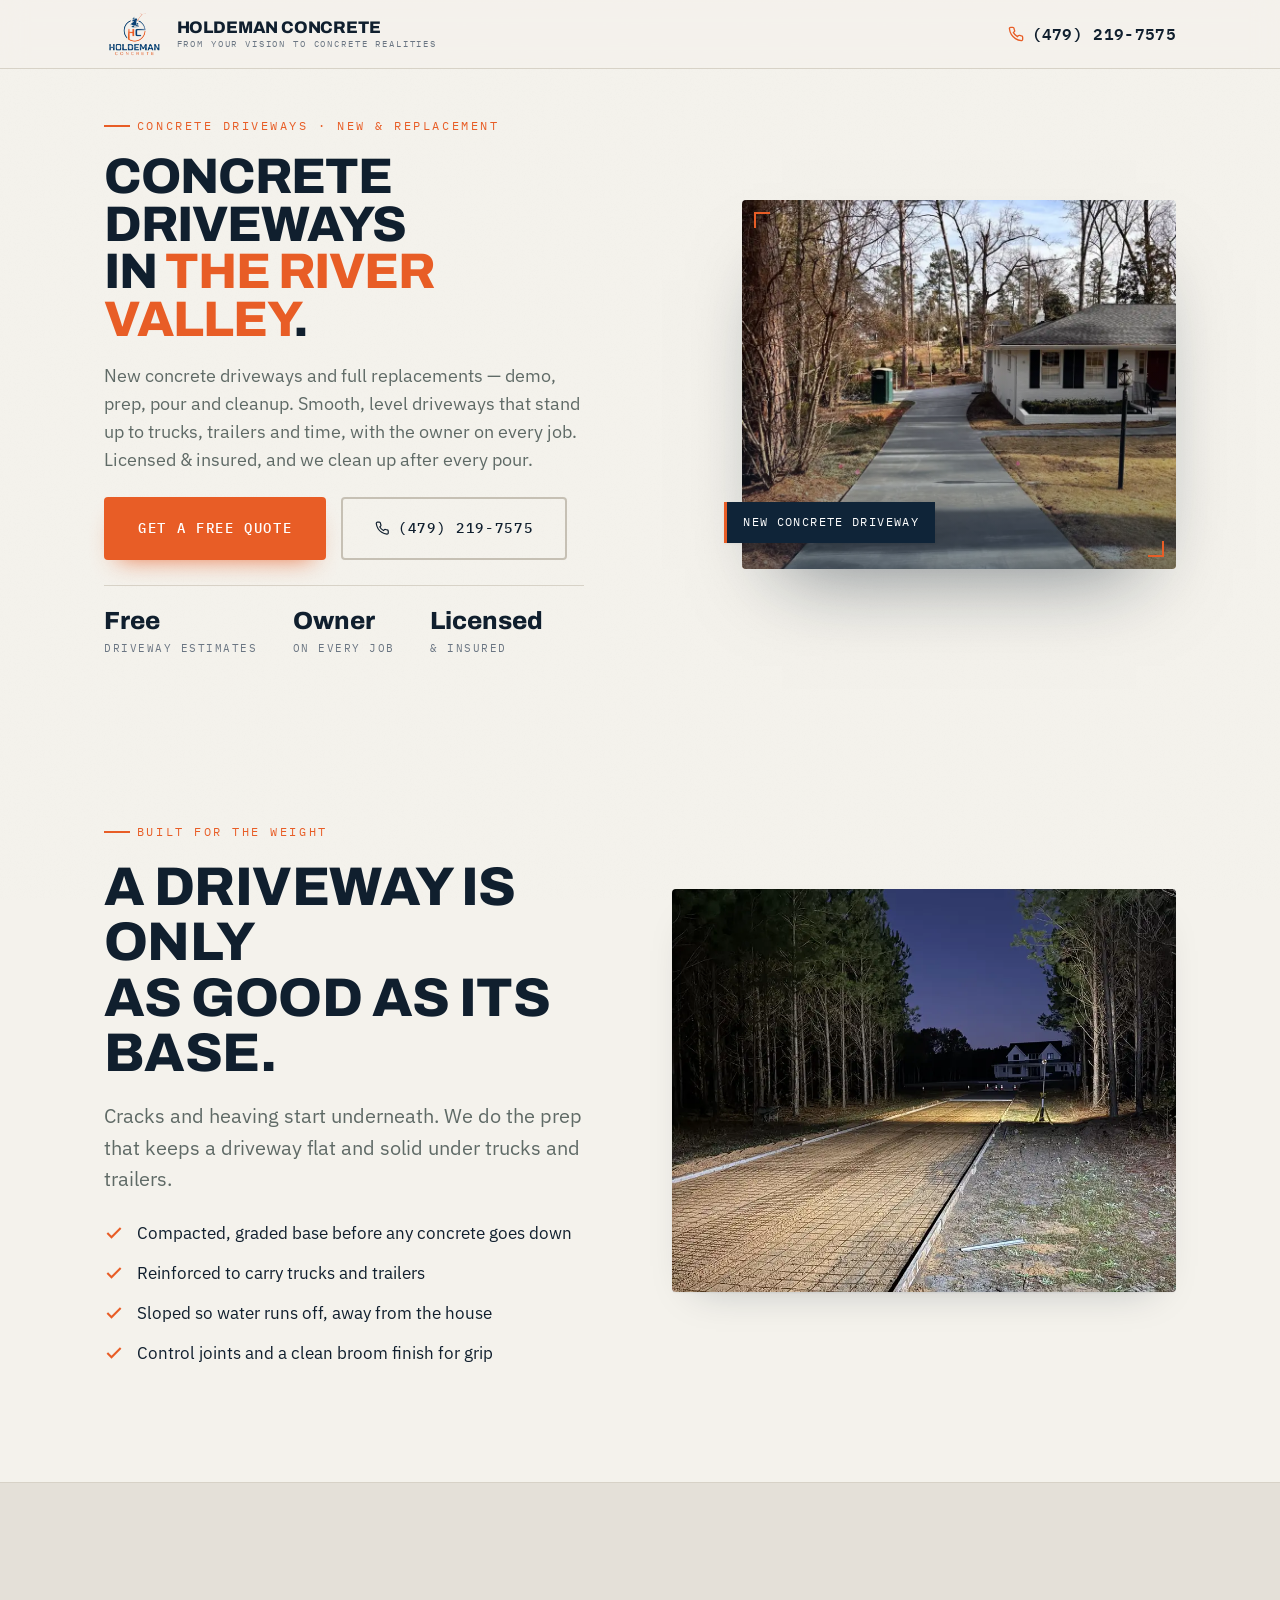
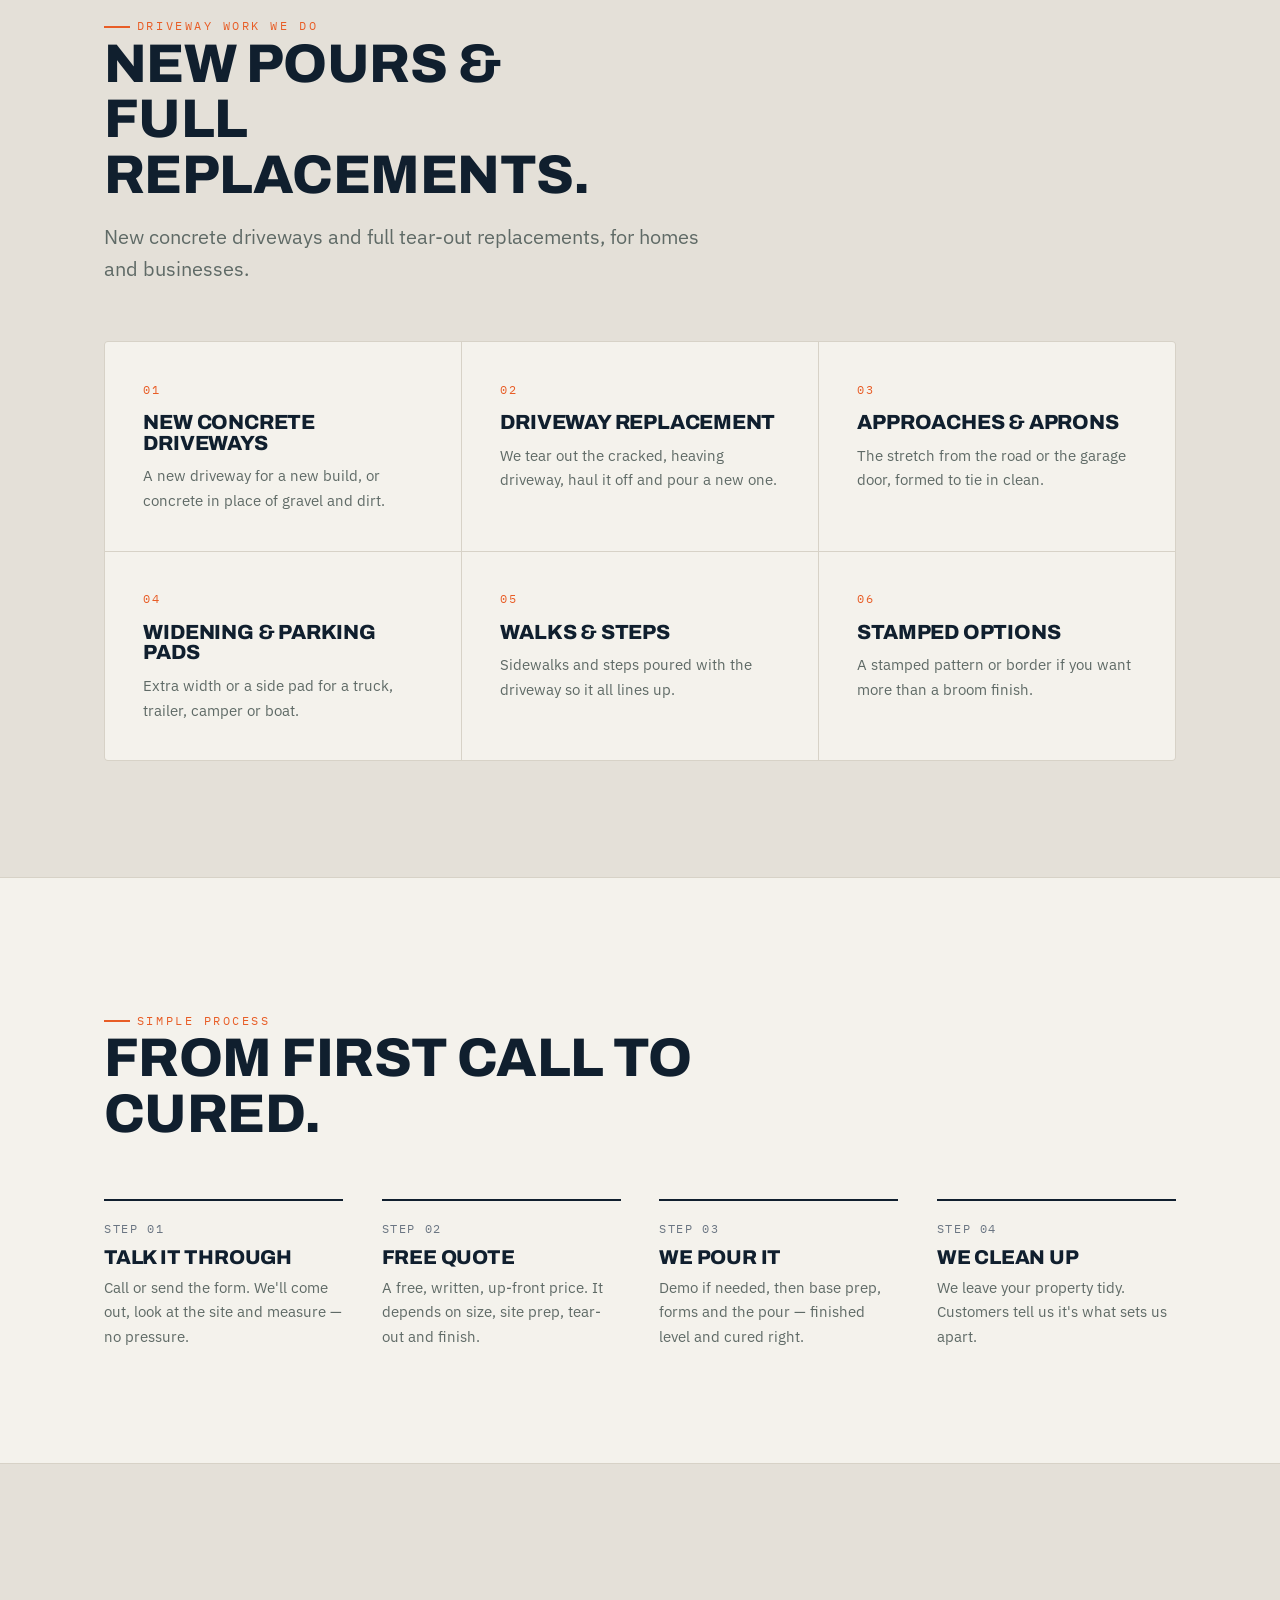
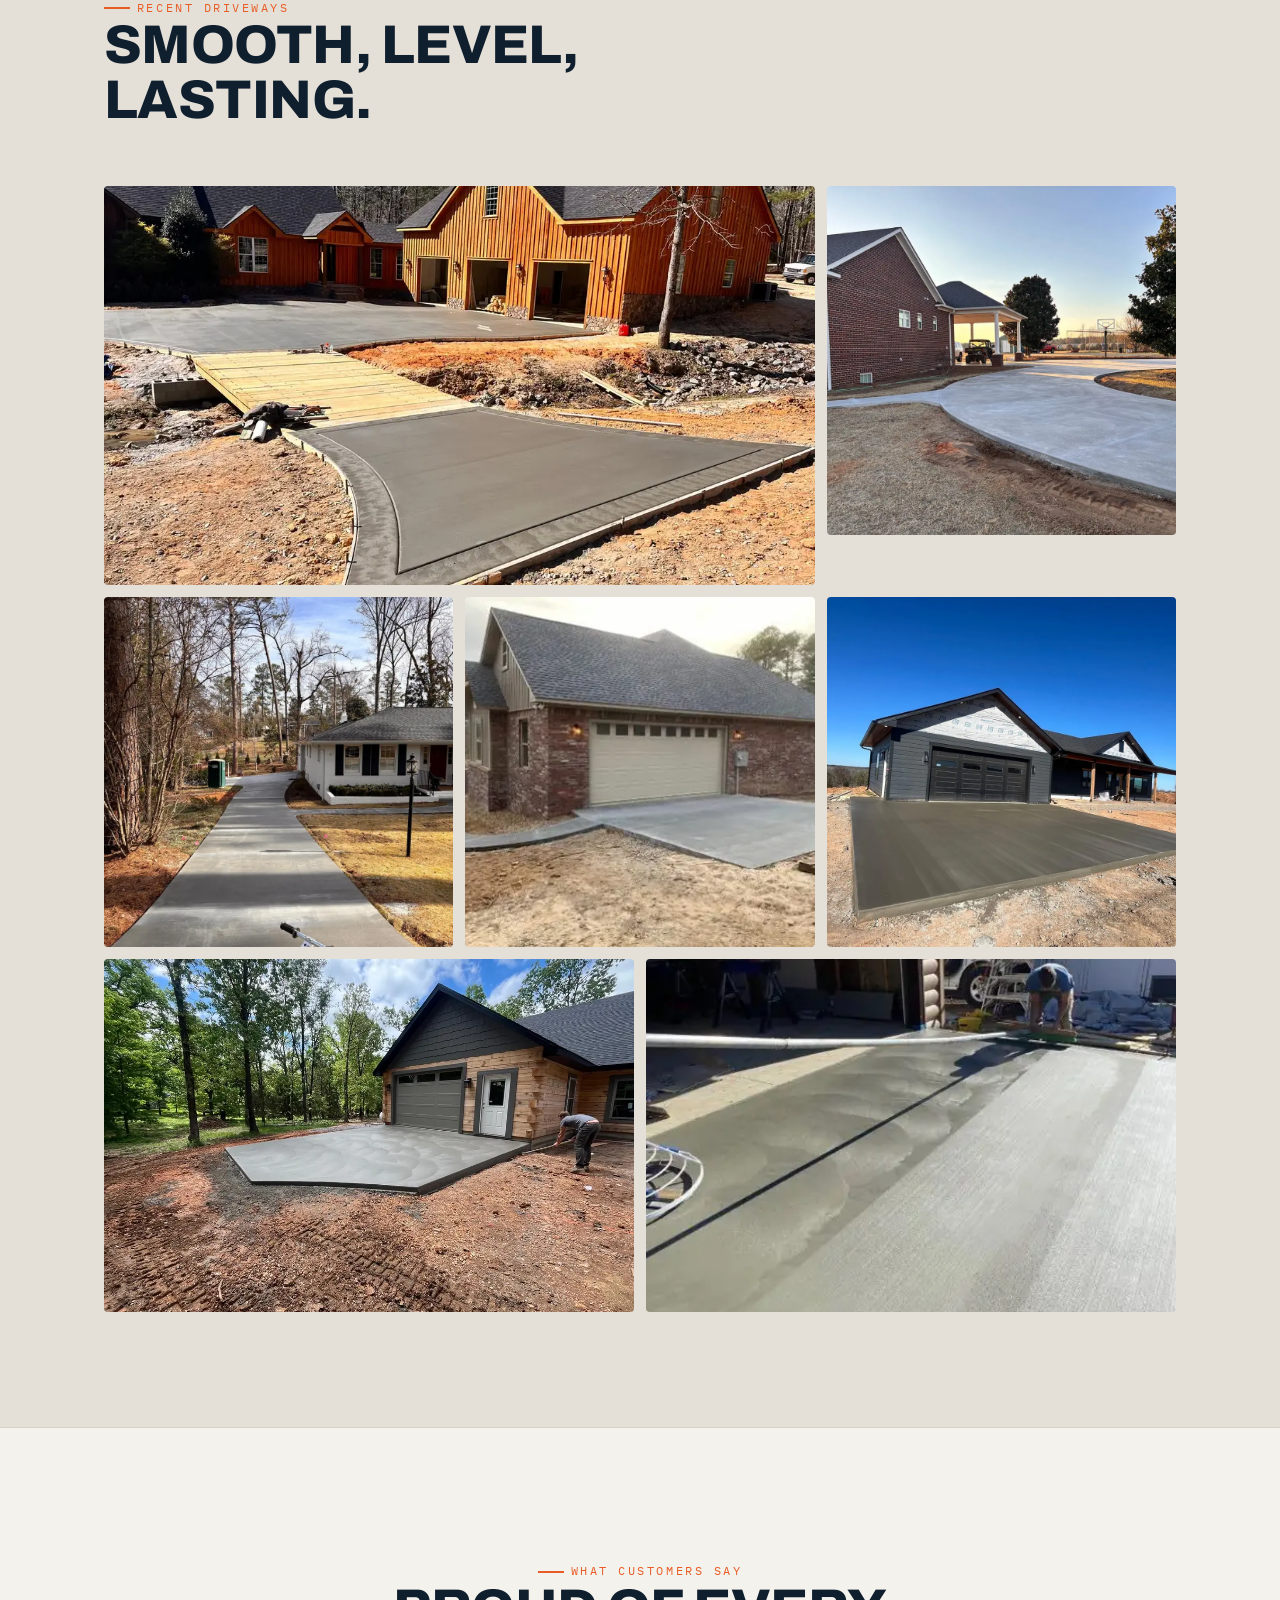
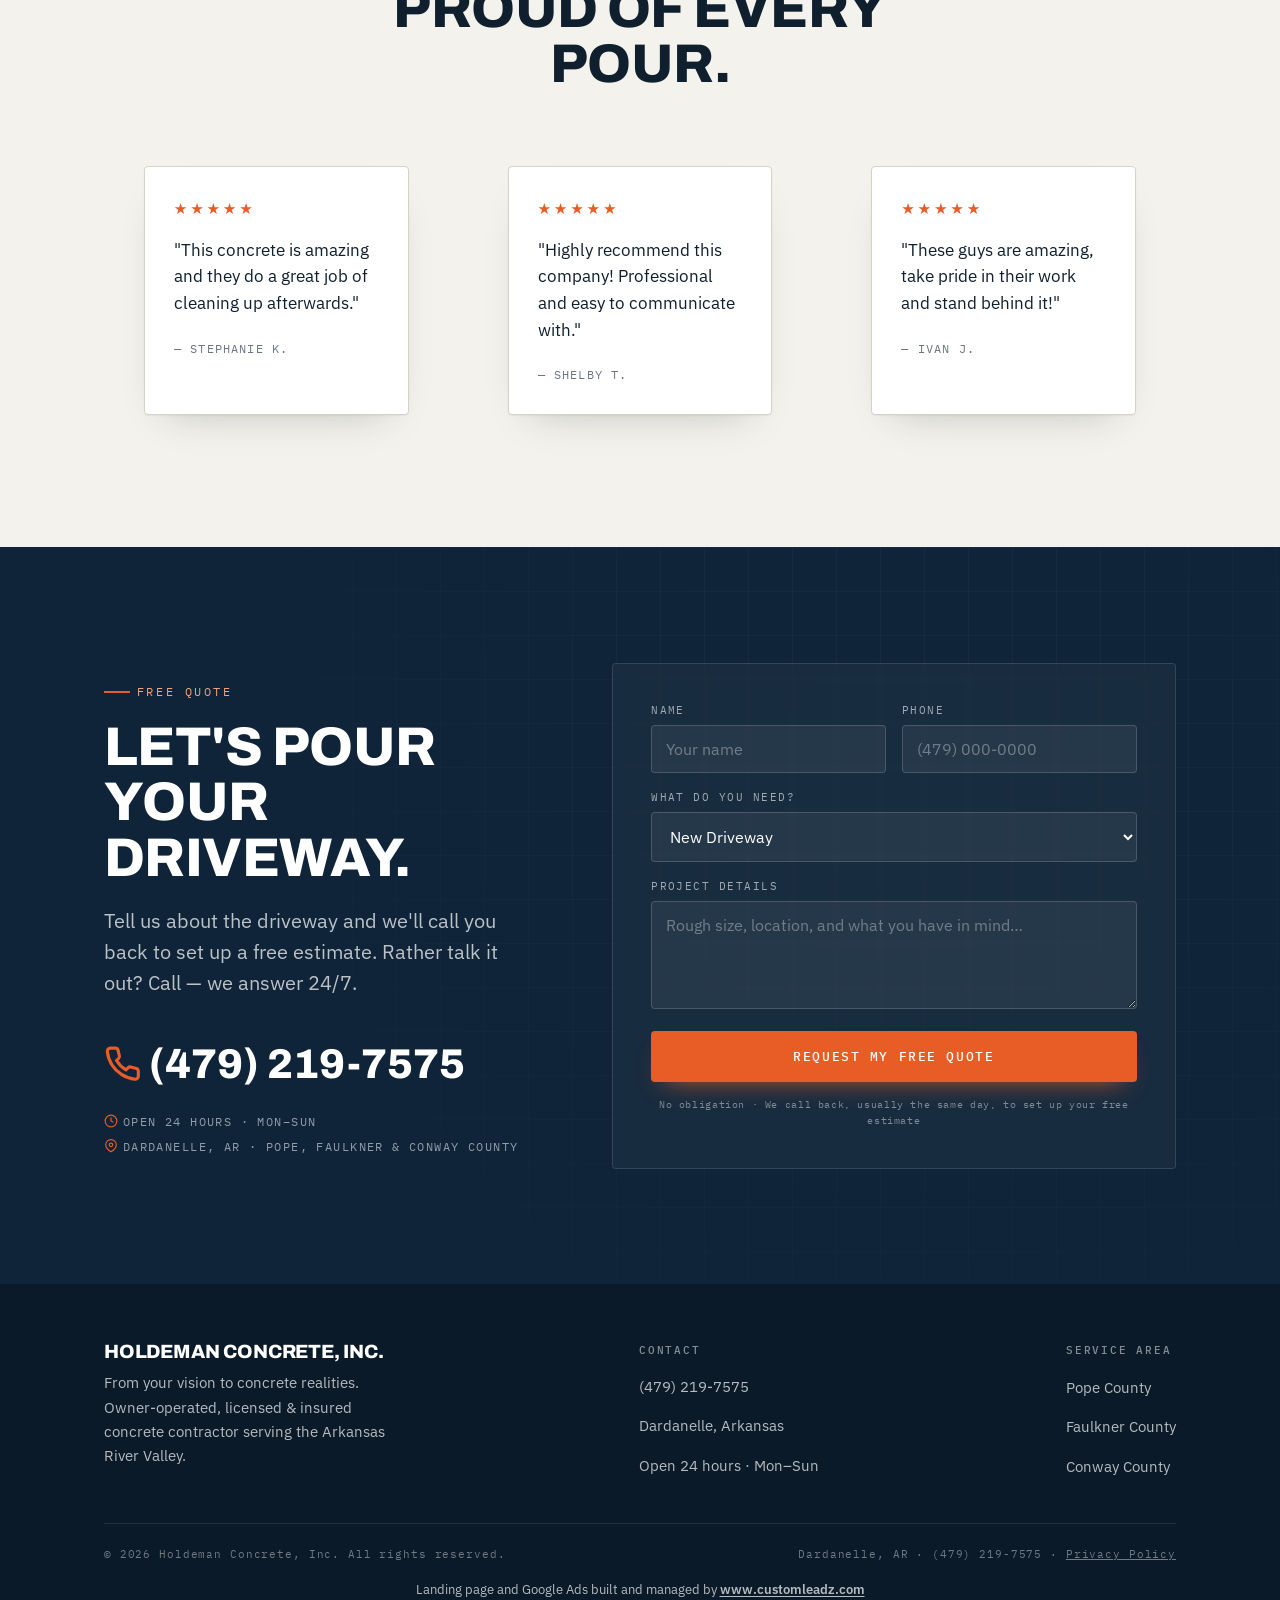
<file: driveways.html>
<!DOCTYPE html>
<html lang="en">
<head>
<!-- Google tag (gtag.js) -->
<script async src="https://www.googletagmanager.com/gtag/js?id=AW-16885165346"></script>
<script>
  window.dataLayer = window.dataLayer || [];
  function gtag(){dataLayer.push(arguments);}
  gtag('js', new Date());

  gtag('config', 'AW-16885165346');
</script>
<!-- Google Ads phone conversion -->
<script>
  gtag('config', 'AW-16885165346/YwOhCPOQx8wcEKLavPM-', {
    'phone_conversion_number': '(479) 219-7575'
  });
</script>
<meta charset="UTF-8">
<meta name="viewport" content="width=device-width, initial-scale=1.0">
<script>
if('scrollRestoration' in history)history.scrollRestoration='manual';
addEventListener('pageshow',function(){if(!location.hash)window.scrollTo(0,0);});
</script>
<title>Concrete Driveways — Holdeman Concrete, Dardanelle AR</title>
<meta name="description" content="New concrete driveways and full driveway replacements across the Arkansas River Valley. Owner on every job, honest up-front quotes, cleanup included. Free estimate: (479) 219-7575.">
<link rel="icon" href="images/logo.png">
<link rel="preconnect" href="https://fonts.googleapis.com">
<link rel="preconnect" href="https://fonts.gstatic.com" crossorigin>
<link href="https://fonts.googleapis.com/css2?family=Archivo:wght@500;600;700;800;900&family=IBM+Plex+Mono:wght@400;500;600&family=IBM+Plex+Sans:wght@400;500;600&display=swap" rel="stylesheet">
<link rel="preload" as="image" href="images/dw-long-pines.webp" fetchpriority="high">
<link rel="stylesheet" href="css/styles.css">
<style>
  /* Compact hero so it fits above the fold */
  .hero-tight .hero-inner {
    padding-block: clamp(22px, 3vw, 44px);
    align-items: center;
    gap: clamp(2rem, 4vw, 4rem);
  }
  .hero-tight .hero-copy { max-width: 48ch; }
  .hero-tight .hero-copy h1 {
    font-size: clamp(1.95rem, 3.9vw, 3.15rem);
    margin-bottom: 1rem;
  }
  .hero-tight .hero-copy .lead {
    font-size: clamp(1rem, 1.4vw, 1.1rem);
    margin-bottom: 0;
  }
  .hero-tight .hero-actions { margin-top: 1.4rem; }
  .hero-tight .hero-stats {
    margin-top: 1.6rem;
    padding-top: 1.4rem;
    gap: 1.1rem 2.2rem;
  }
  .hero-tight .hero-stats .stat b { font-size: 1.55rem; }
  .hero-tight .hero-media .frame { aspect-ratio: 4 / 3.4; }
</style>
</head>
<body>

<!-- ============ HEADER ============ -->
<header class="site-header">
  <div class="wrap">
    <a class="brand" href="index.html">
      <img src="images/logo-sm.webp" alt="Holdeman Concrete logo" width="240" height="180">
      <span class="brand-txt"><b>Holdeman Concrete</b><span>From your vision to concrete realities</span></span>
    </a>
    <div class="header-cta">
      <a class="header-phone" href="tel:+14792197575" onclick="gtag('event', 'conversion', {'send_to': 'AW-16885165346/YwOhCPOQx8wcEKLavPM-'});">
        <svg viewBox="0 0 24 24" fill="none" stroke="currentColor" stroke-width="2"><path d="M22 16.92v3a2 2 0 0 1-2.18 2 19.79 19.79 0 0 1-8.63-3.07 19.5 19.5 0 0 1-6-6 19.79 19.79 0 0 1-3.07-8.67A2 2 0 0 1 4.11 2h3a2 2 0 0 1 2 1.72c.13.96.36 1.9.7 2.81a2 2 0 0 1-.45 2.11L8.09 9.91a16 16 0 0 0 6 6l1.27-1.27a2 2 0 0 1 2.11-.45c.9.34 1.85.57 2.81.7A2 2 0 0 1 22 16.92z"/></svg>
        <span class="num">(479) 219-7575</span>
      </a>
    </div>
  </div>
</header>

<!-- ============ HERO ============ -->
<section class="hero hero-tight">
  <div class="wrap hero-inner">
    <div class="hero-copy">
      <p class="eyebrow reveal">Concrete Driveways · New &amp; Replacement</p>
      <h1 class="h-xl reveal d1">Concrete driveways<br>in <span class="accent" data-city>the River Valley</span>.</h1>
      <p class="lead reveal d2">New concrete driveways and full replacements — demo, prep, pour and cleanup. Smooth, level driveways that stand up to trucks, trailers and time, with the owner on every job. Licensed &amp; insured, and we clean up after every pour.</p>
      <div class="hero-actions reveal d3">
        <a class="btn btn-primary btn-lg" href="#quote">Get a Free Quote</a>
        <a class="btn btn-ghost btn-lg" href="tel:+14792197575" onclick="gtag('event', 'conversion', {'send_to': 'AW-16885165346/YwOhCPOQx8wcEKLavPM-'});">
          <svg viewBox="0 0 24 24" fill="none" stroke="currentColor" stroke-width="2"><path d="M22 16.92v3a2 2 0 0 1-2.18 2 19.79 19.79 0 0 1-8.63-3.07 19.5 19.5 0 0 1-6-6 19.79 19.79 0 0 1-3.07-8.67A2 2 0 0 1 4.11 2h3a2 2 0 0 1 2 1.72c.13.96.36 1.9.7 2.81a2 2 0 0 1-.45 2.11L8.09 9.91a16 16 0 0 0 6 6l1.27-1.27a2 2 0 0 1 2.11-.45c.9.34 1.85.57 2.81.7A2 2 0 0 1 22 16.92z"/></svg>
          (479) 219-7575
        </a>
      </div>
      <div class="hero-stats reveal d3">
        <div class="stat"><b>Free</b><span>Driveway Estimates</span></div>
        <div class="stat"><b>Owner</b><span>On Every Job</span></div>
        <div class="stat"><b>Licensed</b><span>&amp; Insured</span></div>
      </div>
    </div>
    <div class="hero-media reveal d2">
      <div class="frame">
        <span class="corner-tick tl"></span>
        <span class="corner-tick br"></span>
        <img fetchpriority="high" src="images/dw-long-pines.webp" alt="Long new concrete driveway running through tall pines">
      </div>
      <span class="hero-tag">New concrete driveway</span>
    </div>
  </div>
</section>

<!-- ============ WHY A CONCRETE DRIVEWAY ============ -->
<section class="section">
  <div class="wrap split reverse">
    <div class="split-media reveal">
      <img loading="lazy" decoding="async" src="images/dw-forms-prep.webp" alt="Driveway formed up and graded through a wooded yard before the pour">
    </div>
    <div class="reveal d1">
      <p class="eyebrow">Built For The Weight</p>
      <h2 class="h-lg">A driveway is only<br>as good as its base.</h2>
      <p class="lead" style="margin-bottom:.4rem">Cracks and heaving start underneath. We do the prep that keeps a driveway flat and solid under trucks and trailers.</p>
      <ul>
        <li><svg viewBox="0 0 24 24" fill="none" stroke="currentColor" stroke-width="2.5"><path d="M20 6 9 17l-5-5"/></svg> Compacted, graded base before any concrete goes down</li>
        <li><svg viewBox="0 0 24 24" fill="none" stroke="currentColor" stroke-width="2.5"><path d="M20 6 9 17l-5-5"/></svg> Reinforced to carry trucks and trailers</li>
        <li><svg viewBox="0 0 24 24" fill="none" stroke="currentColor" stroke-width="2.5"><path d="M20 6 9 17l-5-5"/></svg> Sloped so water runs off, away from the house</li>
        <li><svg viewBox="0 0 24 24" fill="none" stroke="currentColor" stroke-width="2.5"><path d="M20 6 9 17l-5-5"/></svg> Control joints and a clean broom finish for grip</li>
      </ul>
    </div>
  </div>
</section>

<!-- ============ WHAT WE POUR ============ -->
<section class="section" style="background:var(--concrete);border-block:1px solid var(--line)">
  <div class="wrap">
    <div class="section-head reveal">
      <p class="eyebrow">Driveway Work We Do</p>
      <h2 class="h-lg">New pours &amp;<br>full replacements.</h2>
      <p class="lead">New concrete driveways and full tear-out replacements, for homes and businesses.</p>
    </div>
    <div class="services-grid reveal d1">
      <article class="service"><div class="num">01</div><h3>New Concrete Driveways</h3><p>A new driveway for a new build, or concrete in place of gravel and dirt.</p></article>
      <article class="service"><div class="num">02</div><h3>Driveway Replacement</h3><p>We tear out the cracked, heaving driveway, haul it off and pour a new one.</p></article>
      <article class="service"><div class="num">03</div><h3>Approaches &amp; Aprons</h3><p>The stretch from the road or the garage door, formed to tie in clean.</p></article>
      <article class="service"><div class="num">04</div><h3>Widening &amp; Parking Pads</h3><p>Extra width or a side pad for a truck, trailer, camper or boat.</p></article>
      <article class="service"><div class="num">05</div><h3>Walks &amp; Steps</h3><p>Sidewalks and steps poured with the driveway so it all lines up.</p></article>
      <article class="service"><div class="num">06</div><h3>Stamped Options</h3><p>A stamped pattern or border if you want more than a broom finish.</p></article>
    </div>
  </div>
</section>

<!-- ============ HOW IT WORKS ============ -->
<section class="section">
  <div class="wrap">
    <div class="section-head reveal">
      <p class="eyebrow">Simple Process</p>
      <h2 class="h-lg">From first call to cured.</h2>
    </div>
    <div class="features reveal d1">
      <div class="feature"><div class="k">Step 01</div><h3>Talk It Through</h3><p>Call or send the form. We'll come out, look at the site and measure — no pressure.</p></div>
      <div class="feature"><div class="k">Step 02</div><h3>Free Quote</h3><p>A free, written, up-front price. It depends on size, site prep, tear-out and finish.</p></div>
      <div class="feature"><div class="k">Step 03</div><h3>We Pour It</h3><p>Demo if needed, then base prep, forms and the pour — finished level and cured right.</p></div>
      <div class="feature"><div class="k">Step 04</div><h3>We Clean Up</h3><p>We leave your property tidy. Customers tell us it's what sets us apart.</p></div>
    </div>
  </div>
</section>

<!-- ============ GALLERY ============ -->
<section class="section" style="background:var(--concrete);border-block:1px solid var(--line)">
  <div class="wrap">
    <div class="section-head reveal">
      <p class="eyebrow">Recent Driveways</p>
      <h2 class="h-lg">Smooth, level, lasting.</h2>
    </div>
    <div class="gallery reveal d1">
      <figure class="g-wide"><img loading="lazy" decoding="async" src="images/dw-cabin-fresh.webp" alt="Freshly poured concrete driveway at a cabin"><figcaption>Fresh driveway pour</figcaption></figure>
      <figure class="g-sq"><img loading="lazy" decoding="async" src="images/dw-curved-brick.webp" alt="Curved concrete driveway at a brick home"><figcaption>Curved driveway</figcaption></figure>
      <figure class="g-sq"><img loading="lazy" decoding="async" src="images/dw-long-pines.webp" alt="Long concrete driveway through pines"><figcaption>Long driveway</figcaption></figure>
      <figure class="g-sq"><img loading="lazy" decoding="async" src="images/dw-brick-garage.webp" alt="Concrete driveway and approach at a brick home's garage"><figcaption>Driveway &amp; approach</figcaption></figure>
      <figure class="g-sq"><img loading="lazy" decoding="async" src="images/dw-road-approach.webp" alt="New concrete driveway approach tying into the road"><figcaption>Road approach</figcaption></figure>
      <figure class="g-half"><img loading="lazy" decoding="async" src="images/dw-garage-apron.webp" alt="New concrete garage apron at a newly built home"><figcaption>Garage apron</figcaption></figure>
      <figure class="g-half"><img loading="lazy" decoding="async" src="images/dw-garage-finishing.webp" alt="Broom-finishing a concrete garage approach"><figcaption>Finishing the pour</figcaption></figure>
    </div>
  </div>
</section>

<!-- ============ REVIEWS ============ -->
<section class="section">
  <div class="wrap">
    <div class="section-head center reveal">
      <p class="eyebrow">What Customers Say</p>
      <h2 class="h-lg">Proud of every pour.</h2>
    </div>
    <div class="reviews reveal d1">
      <blockquote class="review"><div class="stars">★★★★★</div><p>"This concrete is amazing and they do a great job of cleaning up afterwards."</p><div class="who">— Stephanie K.</div></blockquote>
      <blockquote class="review"><div class="stars">★★★★★</div><p>"Highly recommend this company! Professional and easy to communicate with."</p><div class="who">— Shelby T.</div></blockquote>
      <blockquote class="review"><div class="stars">★★★★★</div><p>"These guys are amazing, take pride in their work and stand behind it!"</p><div class="who">— Ivan J.</div></blockquote>
    </div>
  </div>
</section>

<!-- ============ CTA + QUOTE FORM ============ -->
<section class="cta-band section" id="quote">
  <div class="wrap cta-grid">
    <div class="reveal">
      <p class="eyebrow on-dark">Free Quote</p>
      <h2 class="h-lg">Let's pour<br>your driveway.</h2>
      <p class="lead">Tell us about the driveway and we'll call you back to set up a free estimate. Rather talk it out? Call — we answer 24/7.</p>
      <div class="cta-contact">
        <a class="big-phone" href="tel:+14792197575" onclick="gtag('event', 'conversion', {'send_to': 'AW-16885165346/YwOhCPOQx8wcEKLavPM-'});">
          <svg viewBox="0 0 24 24" fill="none" stroke="currentColor" stroke-width="2"><path d="M22 16.92v3a2 2 0 0 1-2.18 2 19.79 19.79 0 0 1-8.63-3.07 19.5 19.5 0 0 1-6-6 19.79 19.79 0 0 1-3.07-8.67A2 2 0 0 1 4.11 2h3a2 2 0 0 1 2 1.72c.13.96.36 1.9.7 2.81a2 2 0 0 1-.45 2.11L8.09 9.91a16 16 0 0 0 6 6l1.27-1.27a2 2 0 0 1 2.11-.45c.9.34 1.85.57 2.81.7A2 2 0 0 1 22 16.92z"/></svg>
          (479) 219-7575
        </a>
        <div class="cta-meta">
          <span><svg viewBox="0 0 24 24" fill="none" stroke="currentColor" stroke-width="2"><circle cx="12" cy="12" r="10"/><path d="M12 6v6l4 2"/></svg>Open 24 hours · Mon–Sun</span>
          <span><svg viewBox="0 0 24 24" fill="none" stroke="currentColor" stroke-width="2"><path d="M21 10c0 7-9 12-9 12s-9-5-9-12a9 9 0 0 1 18 0z"/><circle cx="12" cy="10" r="3"/></svg>Dardanelle, AR · Pope, Faulkner &amp; Conway County</span>
        </div>
      </div>
    </div>
    <form class="quote-form reveal d1" action="https://api.web3forms.com/submit" method="POST">
      <input type="hidden" name="access_key" value="3a586ef7-0542-4174-b5fc-cb3322b04806">
      <input type="hidden" name="subject" value="New quote request — Holdeman Concrete (Driveways)">
      <input type="hidden" name="from_name" value="Holdeman Concrete Landing Page">
      <input type="hidden" name="redirect" value="https://holdeman-concrete.vercel.app/thank-you">
      <input type="hidden" name="ad_location" value="">
      <input type="checkbox" name="botcheck" tabindex="-1" autocomplete="off" style="display:none">
      <input type="hidden" name="page" value="Driveways">
      <div class="frow">
        <div class="field"><label for="name">Name</label><input id="name" name="name" type="text" placeholder="Your name" required autocomplete="name"></div>
        <div class="field"><label for="phone">Phone</label><input id="phone" name="phone" type="tel" placeholder="(479) 000-0000" required autocomplete="tel"></div>
      </div>
      <div class="field"><label for="service">What Do You Need?</label>
        <select id="service" name="service">
          <option>New Driveway</option><option>Replace My Driveway</option><option>Approach / Apron</option>
          <option>Widening / Parking Pad</option><option>Not Sure — Need Help</option>
        </select>
      </div>
      <div class="field"><label for="details">Project Details</label><textarea id="details" name="details" rows="4" placeholder="Rough size, location, and what you have in mind…"></textarea></div>
      <button type="submit" class="btn btn-primary">Request My Free Quote</button>
      <p class="form-note">No obligation · We call back, usually the same day, to set up your free estimate</p>
      <p class="form-error" role="alert" hidden style="margin:.8rem 0 0;text-align:center;color:#ffd9c9;font-size:.9rem">That didn't send. Please call <a href="tel:+14792197575" style="text-decoration:underline">(479) 219-7575</a>.</p>
    </form>
  </div>
</section>

<!-- ============ FOOTER ============ -->
<footer class="site-footer">
  <div class="wrap">
    <div class="footer-grid">
      <div class="foot-col">
        <span class="brand-txt"><b style="font-family:var(--display);font-size:1.2rem;text-transform:uppercase">Holdeman Concrete, Inc.</b></span>
        <p style="margin-top:.6rem;max-width:32ch">From your vision to concrete realities. Owner-operated, licensed &amp; insured concrete contractor serving the Arkansas River Valley.</p>
      </div>
      <div class="foot-col">
        <h4>Contact</h4>
        <a href="tel:+14792197575" onclick="gtag('event', 'conversion', {'send_to': 'AW-16885165346/YwOhCPOQx8wcEKLavPM-'});">(479) 219-7575</a>
        <p>Dardanelle, Arkansas</p>
        <p>Open 24 hours · Mon–Sun</p>
      </div>
      <div class="foot-col">
        <h4>Service Area</h4>
        <p>Pope County</p>
        <p>Faulkner County</p>
        <p>Conway County</p>
      </div>
    </div>
    <div class="foot-bottom">
      <span>© 2026 Holdeman Concrete, Inc. All rights reserved.</span>
      <span>Dardanelle, AR · (479) 219-7575 · <a href="privacy" style="color:inherit;text-decoration:underline">Privacy Policy</a></span>
    </div>
  </div>

  <div class="cl-credit" style="text-align:center;font-size:.8rem;line-height:1.5;padding:16px 16px 18px;margin:0 auto">Landing page and Google Ads built and managed by <a href="https://www.customleadz.com" target="_blank" rel="noopener" style="color:inherit;font-weight:600;text-decoration:underline;text-underline-offset:2px">www.customleadz.com</a></div>
</footer>

<script src="js/main.js"></script>
</body>
</html>
</file>
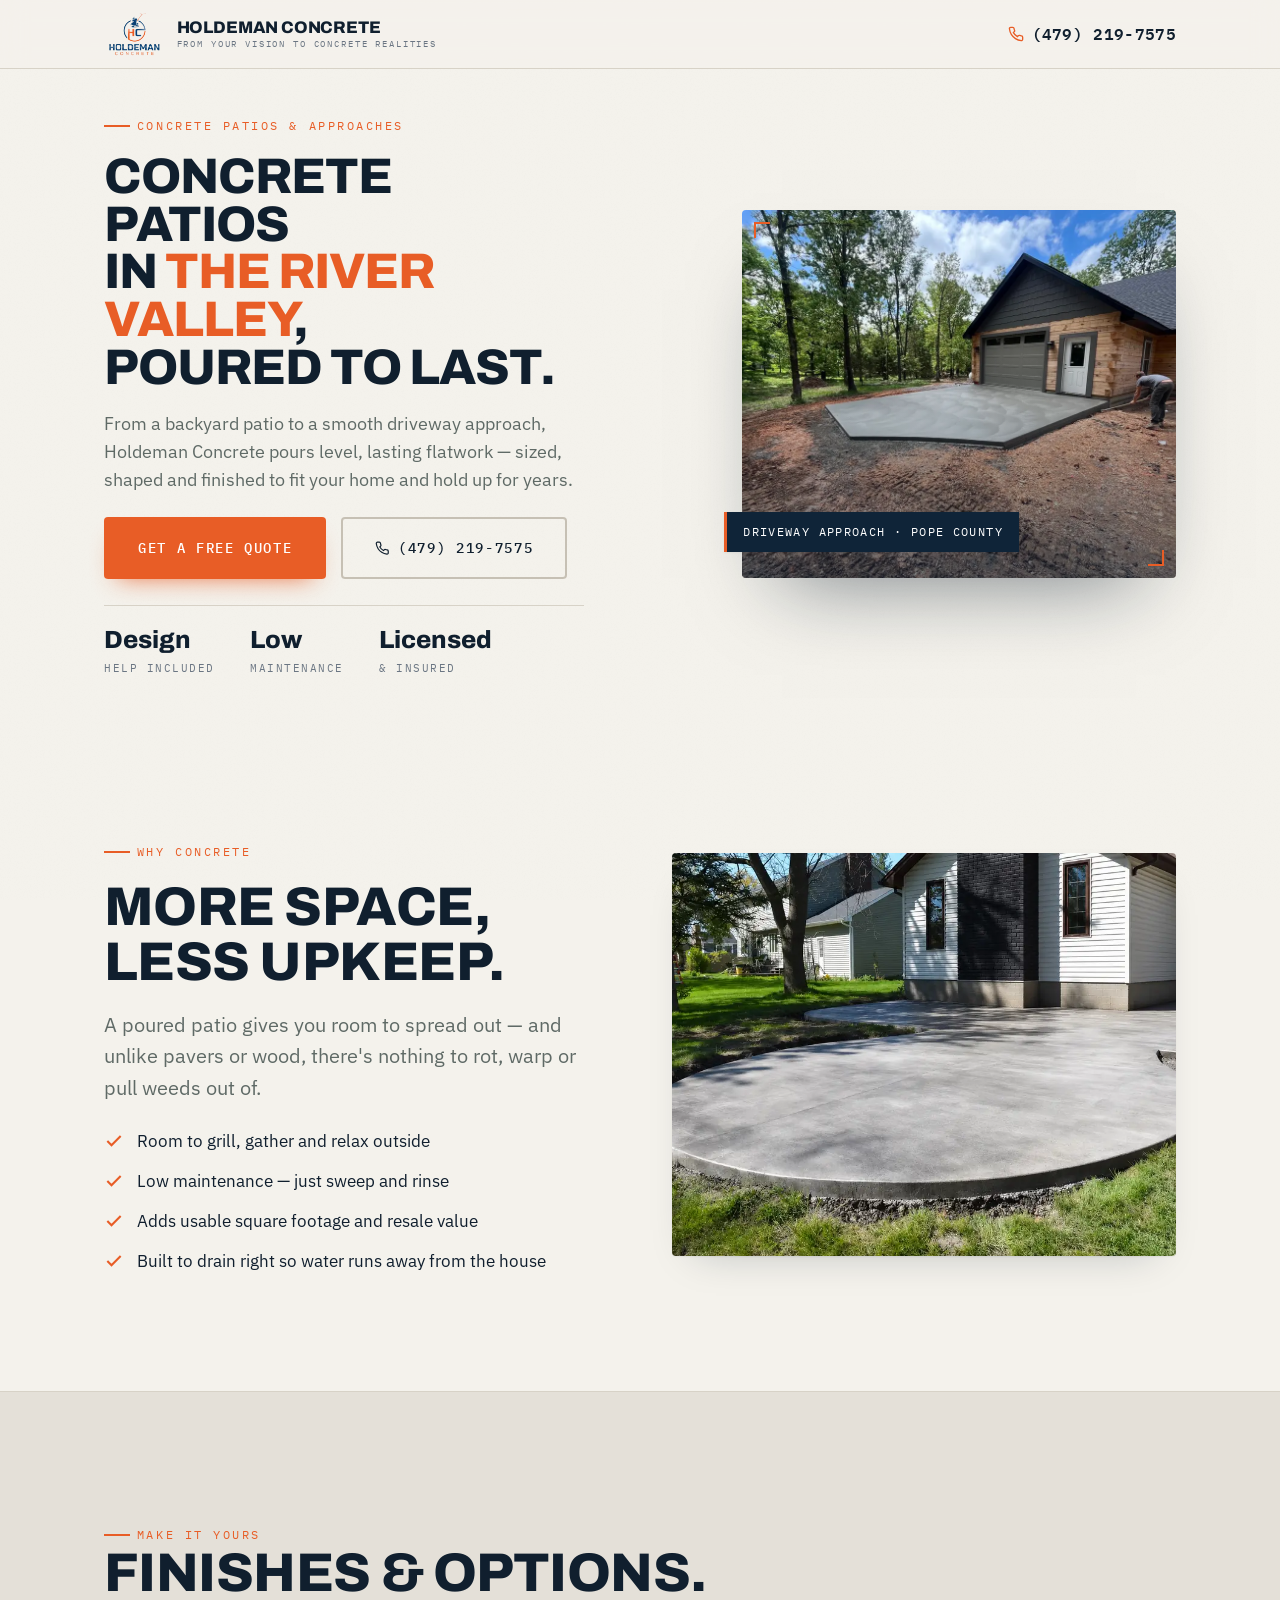
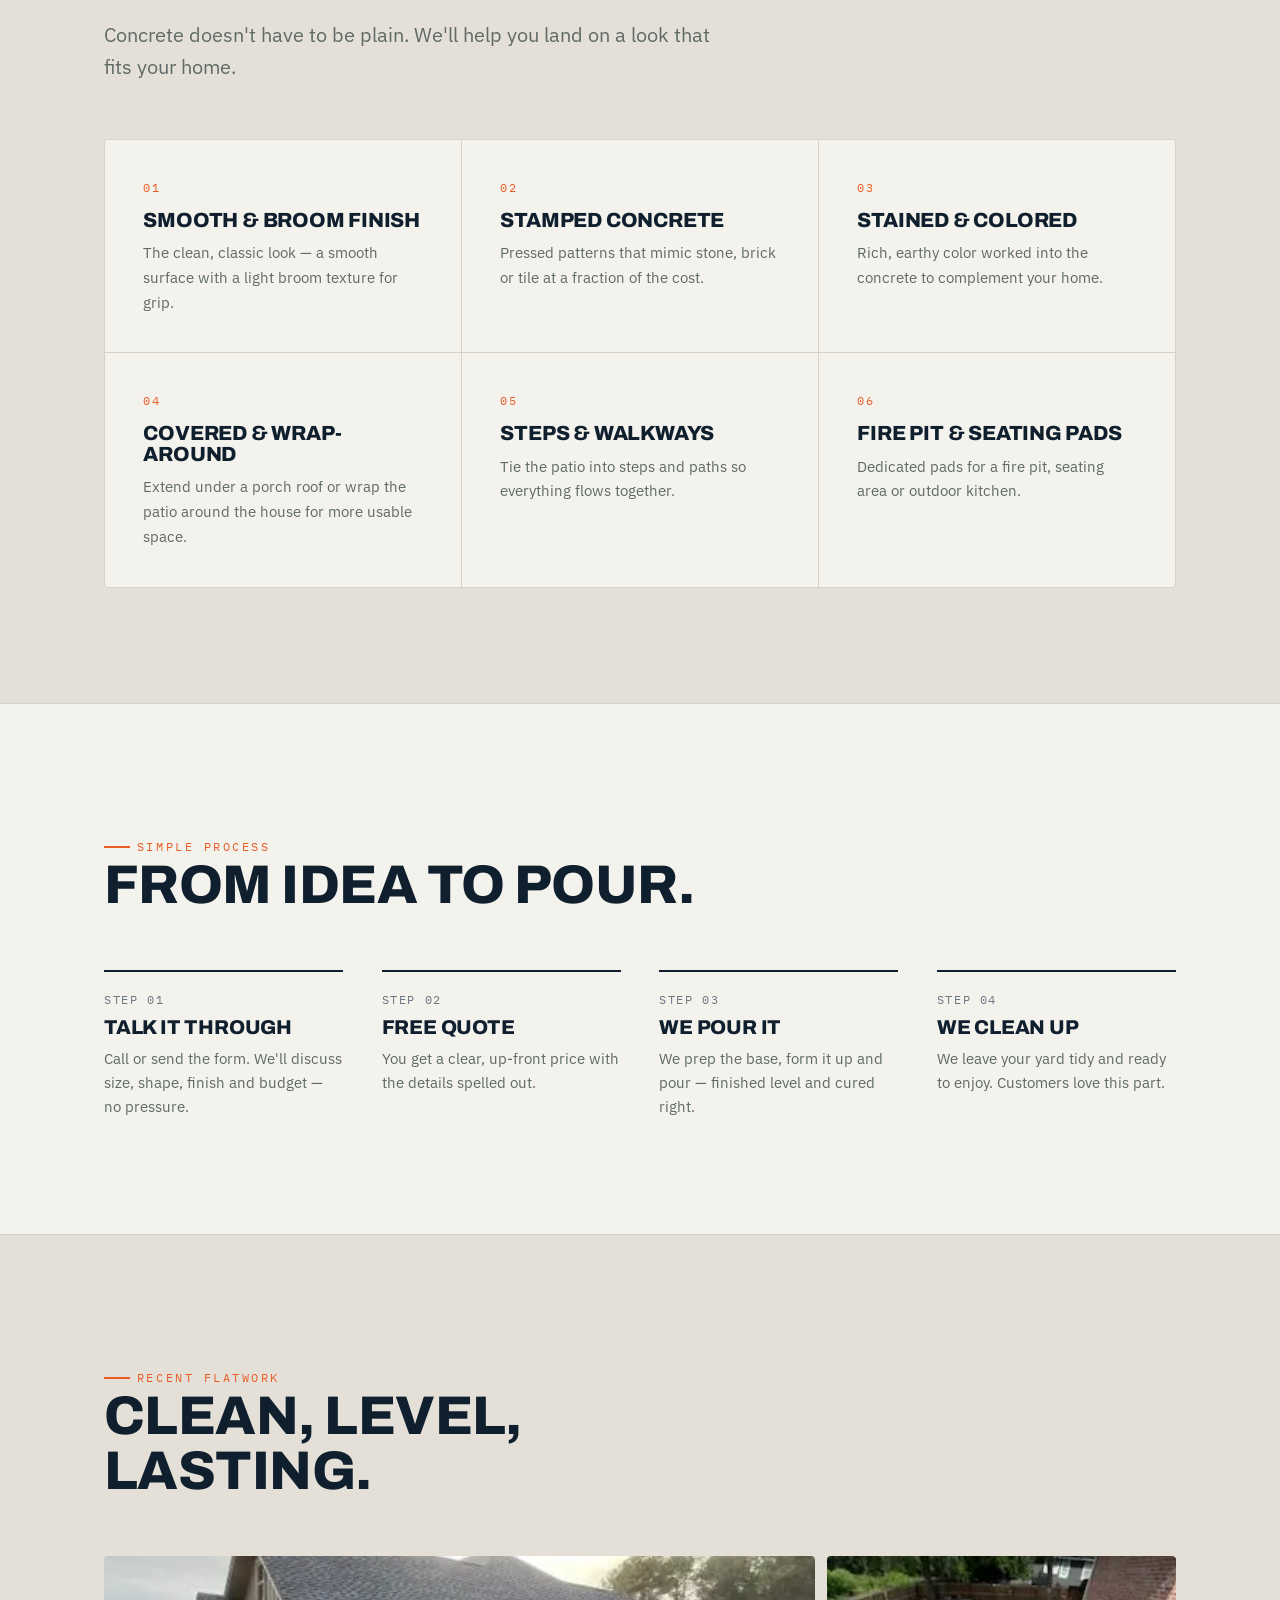
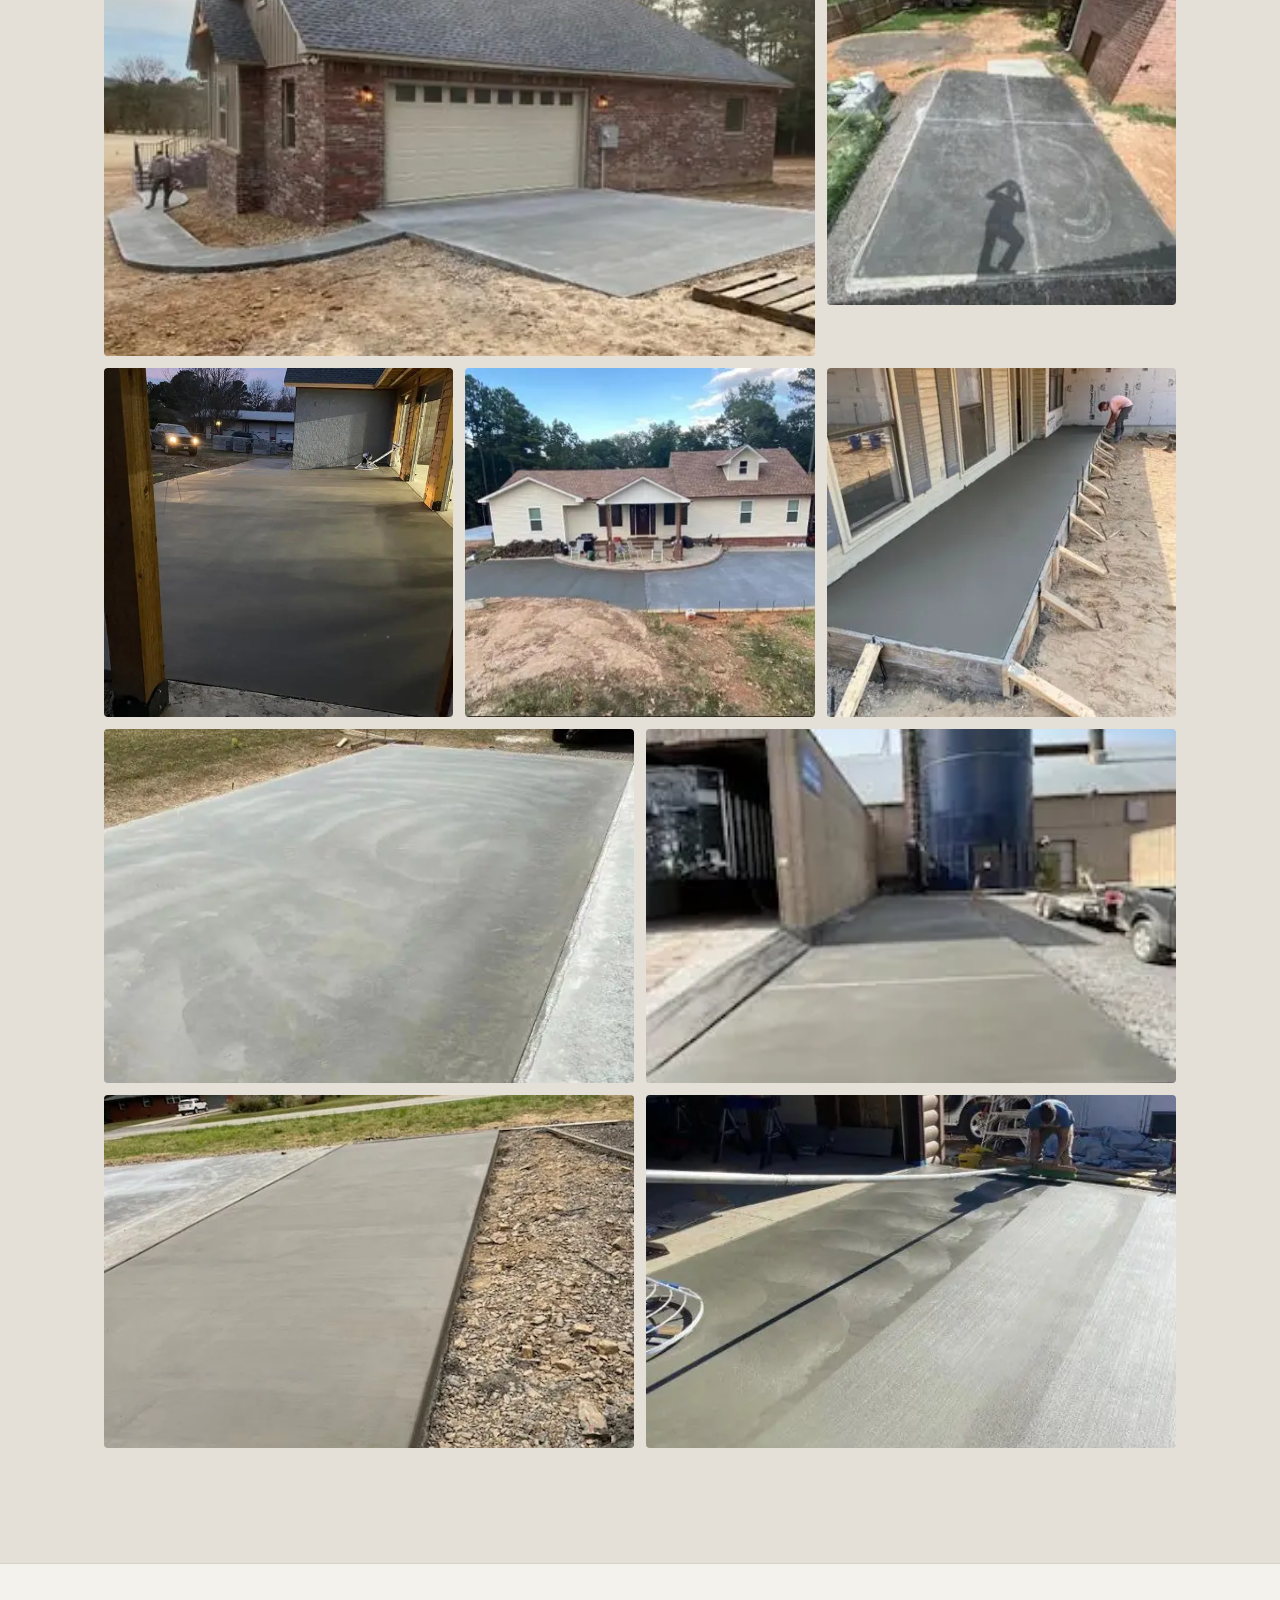
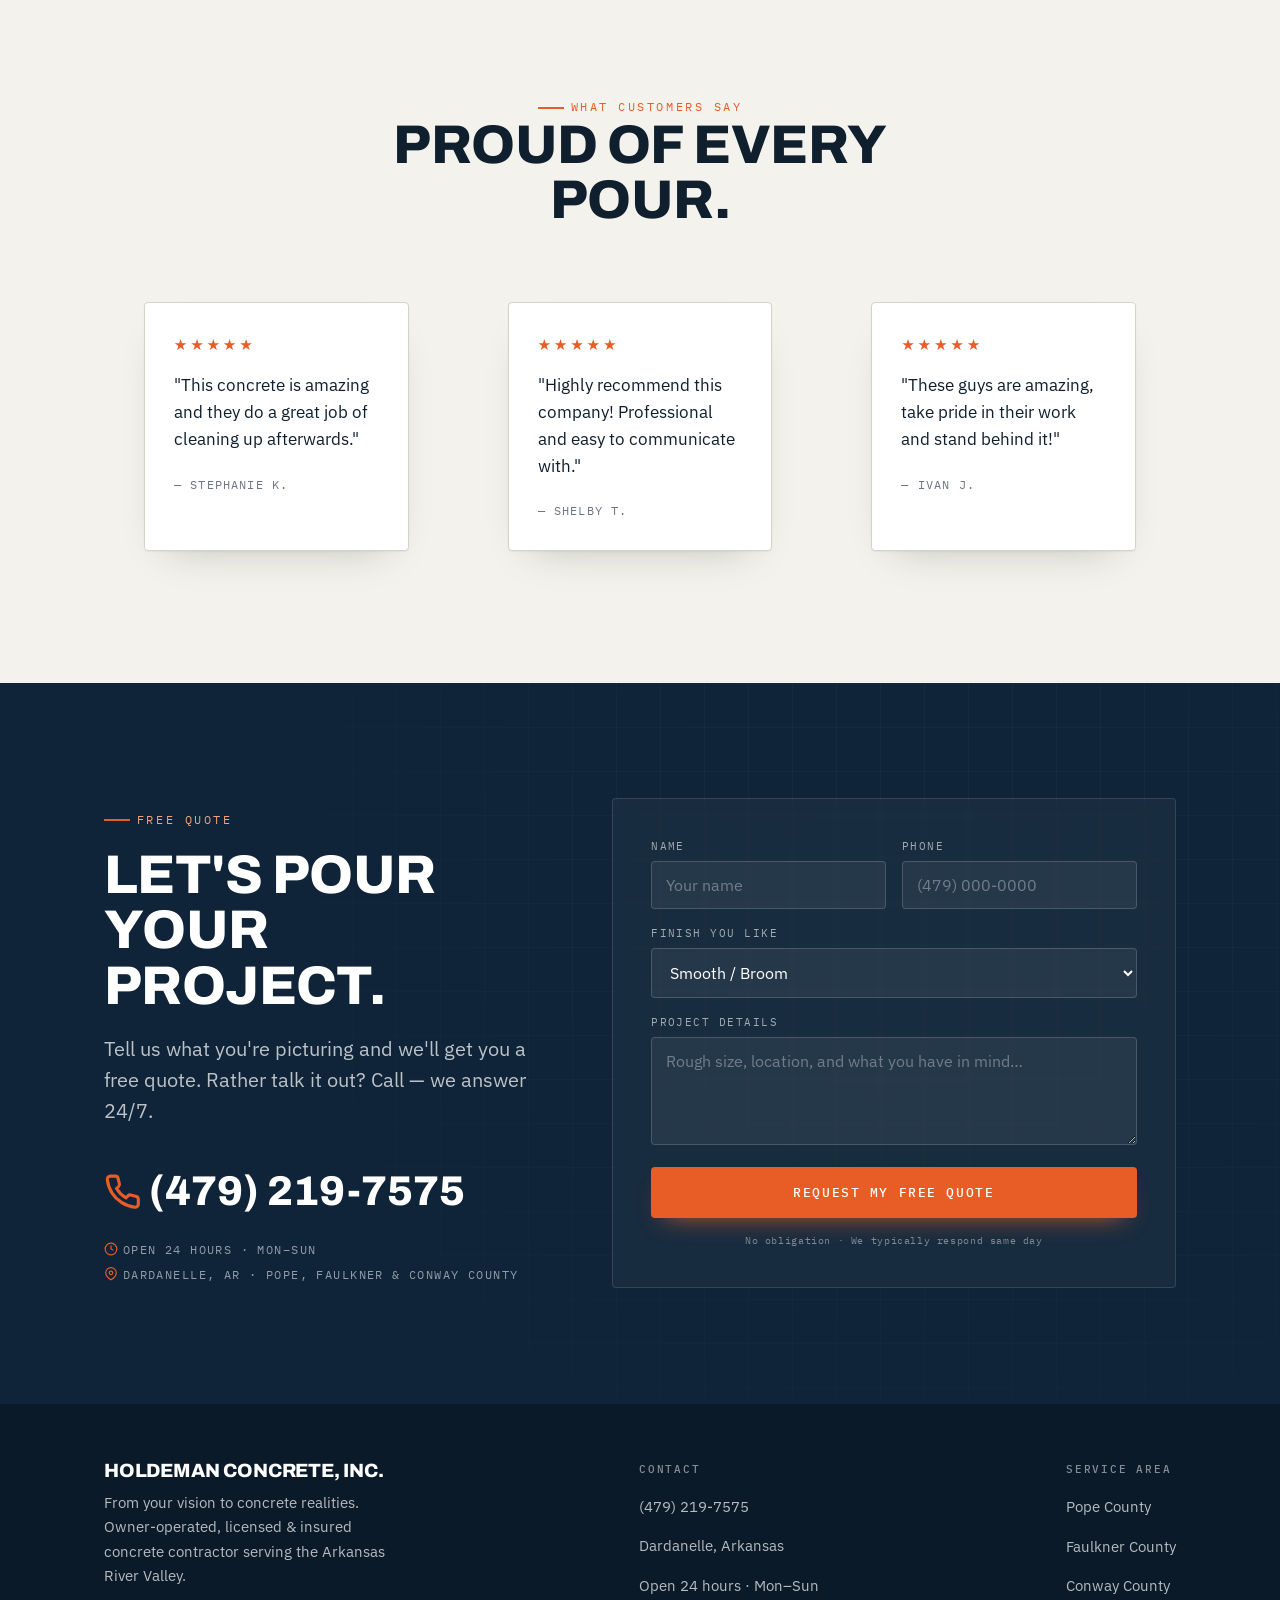
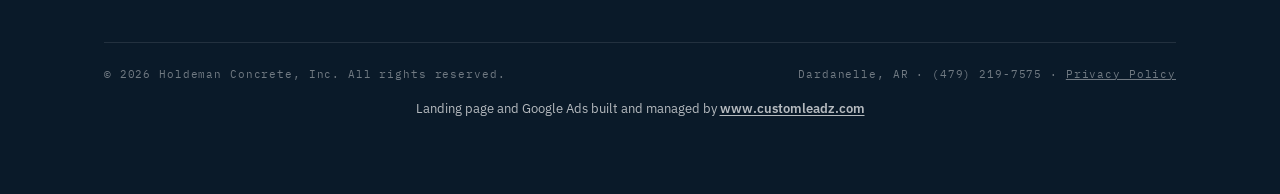
<file: patios.html>
<!DOCTYPE html>
<html lang="en">
<head>
<!-- Google tag (gtag.js) -->
<script async src="https://www.googletagmanager.com/gtag/js?id=AW-16885165346"></script>
<script>
  window.dataLayer = window.dataLayer || [];
  function gtag(){dataLayer.push(arguments);}
  gtag('js', new Date());

  gtag('config', 'AW-16885165346');
</script>
<!-- Google Ads phone conversion -->
<script>
  gtag('config', 'AW-16885165346/YwOhCPOQx8wcEKLavPM-', {
    'phone_conversion_number': '(479) 219-7575'
  });
</script>
<meta charset="UTF-8">
<meta name="viewport" content="width=device-width, initial-scale=1.0">
<script>
if('scrollRestoration' in history)history.scrollRestoration='manual';
addEventListener('pageshow',function(){if(!location.hash)window.scrollTo(0,0);});
</script>
<title>Concrete Patios &amp; Approaches — Holdeman Concrete, Dardanelle AR</title>
<meta name="description" content="Concrete patios & driveway approaches in Dardanelle, Arkansas. Level, lasting flatwork — design help, quality materials, clean finishes. Free quote: (479) 219-7575.">
<link rel="icon" href="images/logo.png">
<link rel="preconnect" href="https://fonts.googleapis.com">
<link rel="preconnect" href="https://fonts.gstatic.com" crossorigin>
<link href="https://fonts.googleapis.com/css2?family=Archivo:wght@500;600;700;800;900&family=IBM+Plex+Mono:wght@400;500;600&family=IBM+Plex+Sans:wght@400;500;600&display=swap" rel="stylesheet">
<link rel="preload" as="image" href="images/patio-approach-hero.webp" fetchpriority="high">
<link rel="stylesheet" href="css/styles.css">
<style>
  /* Compact hero so it fits above the fold */
  .hero-tight .hero-inner {
    padding-block: clamp(22px, 3vw, 44px);
    align-items: center;
    gap: clamp(2rem, 4vw, 4rem);
  }
  .hero-tight .hero-copy { max-width: 48ch; }
  .hero-tight .hero-copy h1 {
    font-size: clamp(1.95rem, 3.9vw, 3.15rem);
    margin-bottom: 1rem;
  }
  .hero-tight .hero-copy .lead {
    font-size: clamp(1rem, 1.4vw, 1.1rem);
    margin-bottom: 0;
  }
  .hero-tight .hero-actions { margin-top: 1.4rem; }
  .hero-tight .hero-stats {
    margin-top: 1.6rem;
    padding-top: 1.4rem;
    gap: 1.1rem 2.2rem;
  }
  .hero-tight .hero-stats .stat b { font-size: 1.55rem; }
  .hero-tight .hero-media .frame { aspect-ratio: 4 / 3.4; }
</style>
</head>
<body>

<!-- ============ HEADER ============ -->
<header class="site-header">
  <div class="wrap">
    <a class="brand" href="index.html">
      <img src="images/logo-sm.webp" alt="Holdeman Concrete logo" width="240" height="180">
      <span class="brand-txt"><b>Holdeman Concrete</b><span>From your vision to concrete realities</span></span>
    </a>
    <div class="header-cta">
      <a class="header-phone" href="tel:+14792197575" onclick="gtag('event', 'conversion', {'send_to': 'AW-16885165346/YwOhCPOQx8wcEKLavPM-'});">
        <svg viewBox="0 0 24 24" fill="none" stroke="currentColor" stroke-width="2"><path d="M22 16.92v3a2 2 0 0 1-2.18 2 19.79 19.79 0 0 1-8.63-3.07 19.5 19.5 0 0 1-6-6 19.79 19.79 0 0 1-3.07-8.67A2 2 0 0 1 4.11 2h3a2 2 0 0 1 2 1.72c.13.96.36 1.9.7 2.81a2 2 0 0 1-.45 2.11L8.09 9.91a16 16 0 0 0 6 6l1.27-1.27a2 2 0 0 1 2.11-.45c.9.34 1.85.57 2.81.7A2 2 0 0 1 22 16.92z"/></svg>
        <span class="num">(479) 219-7575</span>
      </a>
    </div>
  </div>
</header>

<!-- ============ HERO ============ -->
<section class="hero hero-tight">
  <div class="wrap hero-inner">
    <div class="hero-copy">
      <p class="eyebrow reveal">Concrete Patios &amp; Approaches</p>
      <h1 class="h-xl reveal d1">Concrete patios<br>in <span class="accent" data-city>the River Valley</span>,<br>poured to last.</h1>
      <p class="lead reveal d2">From a backyard patio to a smooth driveway approach, Holdeman Concrete pours level, lasting flatwork — sized, shaped and finished to fit your home and hold up for years.</p>
      <div class="hero-actions reveal d3">
        <a class="btn btn-primary btn-lg" href="#quote">Get a Free Quote</a>
        <a class="btn btn-ghost btn-lg" href="tel:+14792197575" onclick="gtag('event', 'conversion', {'send_to': 'AW-16885165346/YwOhCPOQx8wcEKLavPM-'});">
          <svg viewBox="0 0 24 24" fill="none" stroke="currentColor" stroke-width="2"><path d="M22 16.92v3a2 2 0 0 1-2.18 2 19.79 19.79 0 0 1-8.63-3.07 19.5 19.5 0 0 1-6-6 19.79 19.79 0 0 1-3.07-8.67A2 2 0 0 1 4.11 2h3a2 2 0 0 1 2 1.72c.13.96.36 1.9.7 2.81a2 2 0 0 1-.45 2.11L8.09 9.91a16 16 0 0 0 6 6l1.27-1.27a2 2 0 0 1 2.11-.45c.9.34 1.85.57 2.81.7A2 2 0 0 1 22 16.92z"/></svg>
          (479) 219-7575
        </a>
      </div>
      <div class="hero-stats reveal d3">
        <div class="stat"><b>Design</b><span>Help Included</span></div>
        <div class="stat"><b>Low</b><span>Maintenance</span></div>
        <div class="stat"><b>Licensed</b><span>&amp; Insured</span></div>
      </div>
    </div>
    <div class="hero-media reveal d2">
      <div class="frame">
        <span class="corner-tick tl"></span>
        <span class="corner-tick br"></span>
        <img fetchpriority="high" src="images/patio-approach-hero.webp" alt="Fresh concrete driveway approach at a wooded Arkansas home">
      </div>
      <span class="hero-tag">Driveway approach · Pope County</span>
    </div>
  </div>
</section>

<!-- ============ WHY CONCRETE PATIO ============ -->
<section class="section">
  <div class="wrap split reverse">
    <div class="split-media reveal">
      <img loading="lazy" decoding="async" src="images/patio-approach-feature.webp" alt="Curved broom-finished concrete patio wrapping the back of a home">
    </div>
    <div class="reveal d1">
      <p class="eyebrow">Why Concrete</p>
      <h2 class="h-lg">More space,<br>less upkeep.</h2>
      <p class="lead" style="margin-bottom:.4rem">A poured patio gives you room to spread out — and unlike pavers or wood, there's nothing to rot, warp or pull weeds out of.</p>
      <ul>
        <li><svg viewBox="0 0 24 24" fill="none" stroke="currentColor" stroke-width="2.5"><path d="M20 6 9 17l-5-5"/></svg> Room to grill, gather and relax outside</li>
        <li><svg viewBox="0 0 24 24" fill="none" stroke="currentColor" stroke-width="2.5"><path d="M20 6 9 17l-5-5"/></svg> Low maintenance — just sweep and rinse</li>
        <li><svg viewBox="0 0 24 24" fill="none" stroke="currentColor" stroke-width="2.5"><path d="M20 6 9 17l-5-5"/></svg> Adds usable square footage and resale value</li>
        <li><svg viewBox="0 0 24 24" fill="none" stroke="currentColor" stroke-width="2.5"><path d="M20 6 9 17l-5-5"/></svg> Built to drain right so water runs away from the house</li>
      </ul>
    </div>
  </div>
</section>

<!-- ============ FINISH OPTIONS ============ -->
<section class="section" style="background:var(--concrete);border-block:1px solid var(--line)">
  <div class="wrap">
    <div class="section-head reveal">
      <p class="eyebrow">Make It Yours</p>
      <h2 class="h-lg">Finishes &amp; options.</h2>
      <p class="lead">Concrete doesn't have to be plain. We'll help you land on a look that fits your home.</p>
    </div>
    <div class="services-grid reveal d1">
      <article class="service"><div class="num">01</div><h3>Smooth &amp; Broom Finish</h3><p>The clean, classic look — a smooth surface with a light broom texture for grip.</p></article>
      <article class="service"><div class="num">02</div><h3>Stamped Concrete</h3><p>Pressed patterns that mimic stone, brick or tile at a fraction of the cost.</p></article>
      <article class="service"><div class="num">03</div><h3>Stained &amp; Colored</h3><p>Rich, earthy color worked into the concrete to complement your home.</p></article>
      <article class="service"><div class="num">04</div><h3>Covered &amp; Wrap-Around</h3><p>Extend under a porch roof or wrap the patio around the house for more usable space.</p></article>
      <article class="service"><div class="num">05</div><h3>Steps &amp; Walkways</h3><p>Tie the patio into steps and paths so everything flows together.</p></article>
      <article class="service"><div class="num">06</div><h3>Fire Pit &amp; Seating Pads</h3><p>Dedicated pads for a fire pit, seating area or outdoor kitchen.</p></article>
    </div>
  </div>
</section>

<!-- ============ HOW IT WORKS ============ -->
<section class="section">
  <div class="wrap">
    <div class="section-head reveal">
      <p class="eyebrow">Simple Process</p>
      <h2 class="h-lg">From idea to pour.</h2>
    </div>
    <div class="features reveal d1">
      <div class="feature"><div class="k">Step 01</div><h3>Talk It Through</h3><p>Call or send the form. We'll discuss size, shape, finish and budget — no pressure.</p></div>
      <div class="feature"><div class="k">Step 02</div><h3>Free Quote</h3><p>You get a clear, up-front price with the details spelled out.</p></div>
      <div class="feature"><div class="k">Step 03</div><h3>We Pour It</h3><p>We prep the base, form it up and pour — finished level and cured right.</p></div>
      <div class="feature"><div class="k">Step 04</div><h3>We Clean Up</h3><p>We leave your yard tidy and ready to enjoy. Customers love this part.</p></div>
    </div>
  </div>
</section>

<!-- ============ GALLERY ============ -->
<section class="section" style="background:var(--concrete);border-block:1px solid var(--line)">
  <div class="wrap">
    <div class="section-head reveal">
      <p class="eyebrow">Recent Flatwork</p>
      <h2 class="h-lg">Clean, level, lasting.</h2>
    </div>
    <div class="gallery reveal d1">
      <figure class="g-wide"><img loading="lazy" decoding="async" src="images/pa-driveway-brick.webp" alt="Finished concrete driveway approach at a brick home"><figcaption>Driveway &amp; approach</figcaption></figure>
      <figure class="g-sq"><img loading="lazy" decoding="async" src="images/pa-backyard-patio.webp" alt="Concrete backyard patio inside a fenced yard"><figcaption>Backyard patio</figcaption></figure>
      <figure class="g-sq"><img loading="lazy" decoding="async" src="images/pa-covered-patio.webp" alt="Covered concrete patio slab under a framed porch"><figcaption>Covered patio</figcaption></figure>
      <figure class="g-sq"><img loading="lazy" decoding="async" src="images/pa-wraparound.webp" alt="Wrap-around concrete approach across the front of a home"><figcaption>Wrap-around approach</figcaption></figure>
      <figure class="g-sq"><img loading="lazy" decoding="async" src="images/pa-side-approach.webp" alt="Concrete side approach and walkway beside a home"><figcaption>Side approach</figcaption></figure>
      <figure class="g-half"><img loading="lazy" decoding="async" src="images/pa-driveway.webp" alt="Level concrete driveway slab"><figcaption>Driveway pour</figcaption></figure>
      <figure class="g-half"><img loading="lazy" decoding="async" src="images/pa-commercial-approach.webp" alt="Concrete approach at a commercial building"><figcaption>Commercial approach</figcaption></figure>
      <figure class="g-half"><img loading="lazy" decoding="async" src="images/pa-finished-pad.webp" alt="Finished concrete pad in an open yard"><figcaption>Finished pad</figcaption></figure>
      <figure class="g-half"><img loading="lazy" decoding="async" src="images/pa-garage-approach.webp" alt="Concrete garage floor and approach pour"><figcaption>Garage approach</figcaption></figure>
    </div>
  </div>
</section>

<!-- ============ REVIEWS ============ -->
<section class="section">
  <div class="wrap">
    <div class="section-head center reveal">
      <p class="eyebrow">What Customers Say</p>
      <h2 class="h-lg">Proud of every pour.</h2>
    </div>
    <div class="reviews reveal d1">
      <blockquote class="review"><div class="stars">★★★★★</div><p>"This concrete is amazing and they do a great job of cleaning up afterwards."</p><div class="who">— Stephanie K.</div></blockquote>
      <blockquote class="review"><div class="stars">★★★★★</div><p>"Highly recommend this company! Professional and easy to communicate with."</p><div class="who">— Shelby T.</div></blockquote>
      <blockquote class="review"><div class="stars">★★★★★</div><p>"These guys are amazing, take pride in their work and stand behind it!"</p><div class="who">— Ivan J.</div></blockquote>
    </div>
  </div>
</section>

<!-- ============ CTA + QUOTE FORM ============ -->
<section class="cta-band section" id="quote">
  <div class="wrap cta-grid">
    <div class="reveal">
      <p class="eyebrow on-dark">Free Quote</p>
      <h2 class="h-lg">Let's pour<br>your project.</h2>
      <p class="lead">Tell us what you're picturing and we'll get you a free quote. Rather talk it out? Call — we answer 24/7.</p>
      <div class="cta-contact">
        <a class="big-phone" href="tel:+14792197575" onclick="gtag('event', 'conversion', {'send_to': 'AW-16885165346/YwOhCPOQx8wcEKLavPM-'});">
          <svg viewBox="0 0 24 24" fill="none" stroke="currentColor" stroke-width="2"><path d="M22 16.92v3a2 2 0 0 1-2.18 2 19.79 19.79 0 0 1-8.63-3.07 19.5 19.5 0 0 1-6-6 19.79 19.79 0 0 1-3.07-8.67A2 2 0 0 1 4.11 2h3a2 2 0 0 1 2 1.72c.13.96.36 1.9.7 2.81a2 2 0 0 1-.45 2.11L8.09 9.91a16 16 0 0 0 6 6l1.27-1.27a2 2 0 0 1 2.11-.45c.9.34 1.85.57 2.81.7A2 2 0 0 1 22 16.92z"/></svg>
          (479) 219-7575
        </a>
        <div class="cta-meta">
          <span><svg viewBox="0 0 24 24" fill="none" stroke="currentColor" stroke-width="2"><circle cx="12" cy="12" r="10"/><path d="M12 6v6l4 2"/></svg>Open 24 hours · Mon–Sun</span>
          <span><svg viewBox="0 0 24 24" fill="none" stroke="currentColor" stroke-width="2"><path d="M21 10c0 7-9 12-9 12s-9-5-9-12a9 9 0 0 1 18 0z"/><circle cx="12" cy="10" r="3"/></svg>Dardanelle, AR · Pope, Faulkner &amp; Conway County</span>
        </div>
      </div>
    </div>
    <form class="quote-form reveal d1" action="https://api.web3forms.com/submit" method="POST">
      <input type="hidden" name="access_key" value="3a586ef7-0542-4174-b5fc-cb3322b04806">
      <input type="hidden" name="subject" value="New quote request — Holdeman Concrete (Patios & Approaches)">
      <input type="hidden" name="from_name" value="Holdeman Concrete Landing Page">
      <input type="hidden" name="redirect" value="https://holdeman-concrete.vercel.app/thank-you">
      <input type="hidden" name="ad_location" value="">
      <input type="checkbox" name="botcheck" tabindex="-1" autocomplete="off" style="display:none">
      <input type="hidden" name="page" value="Patios &amp; Approaches">
      <div class="frow">
        <div class="field"><label for="name">Name</label><input id="name" name="name" type="text" placeholder="Your name" required autocomplete="name"></div>
        <div class="field"><label for="phone">Phone</label><input id="phone" name="phone" type="tel" placeholder="(479) 000-0000" required autocomplete="tel"></div>
      </div>
      <div class="field"><label for="finish">Finish You Like</label>
        <select id="finish" name="finish">
          <option>Smooth / Broom</option><option>Stamped</option><option>Stained / Colored</option>
          <option>Covered / Wrap-Around</option><option>Not Sure — Need Help</option>
        </select>
      </div>
      <div class="field"><label for="details">Project Details</label><textarea id="details" name="details" rows="4" placeholder="Rough size, location, and what you have in mind…"></textarea></div>
      <button type="submit" class="btn btn-primary">Request My Free Quote</button>
      <p class="form-note">No obligation · We typically respond same day</p>
      <p class="form-error" role="alert" hidden style="margin:.8rem 0 0;text-align:center;color:#ffd9c9;font-size:.9rem">That didn't send. Please call <a href="tel:+14792197575" style="text-decoration:underline">(479) 219-7575</a>.</p>
    </form>
  </div>
</section>

<!-- ============ FOOTER ============ -->
<footer class="site-footer">
  <div class="wrap">
    <div class="footer-grid">
      <div class="foot-col">
        <span class="brand-txt"><b style="font-family:var(--display);font-size:1.2rem;text-transform:uppercase">Holdeman Concrete, Inc.</b></span>
        <p style="margin-top:.6rem;max-width:32ch">From your vision to concrete realities. Owner-operated, licensed &amp; insured concrete contractor serving the Arkansas River Valley.</p>
      </div>
      <div class="foot-col">
        <h4>Contact</h4>
        <a href="tel:+14792197575" onclick="gtag('event', 'conversion', {'send_to': 'AW-16885165346/YwOhCPOQx8wcEKLavPM-'});">(479) 219-7575</a>
        <p>Dardanelle, Arkansas</p>
        <p>Open 24 hours · Mon–Sun</p>
      </div>
      <div class="foot-col">
        <h4>Service Area</h4>
        <p>Pope County</p>
        <p>Faulkner County</p>
        <p>Conway County</p>
      </div>
    </div>
    <div class="foot-bottom">
      <span>© 2026 Holdeman Concrete, Inc. All rights reserved.</span>
      <span>Dardanelle, AR · (479) 219-7575 · <a href="privacy" style="color:inherit;text-decoration:underline">Privacy Policy</a></span>
    </div>
  </div>

  <div class="cl-credit" style="text-align:center;font-size:.8rem;line-height:1.5;padding:16px 16px 18px;margin:0 auto">Landing page and Google Ads built and managed by <a href="https://www.customleadz.com" target="_blank" rel="noopener" style="color:inherit;font-weight:600;text-decoration:underline;text-underline-offset:2px">www.customleadz.com</a></div>
</footer>

<script src="js/main.js"></script>
</body>
</html>
</file>
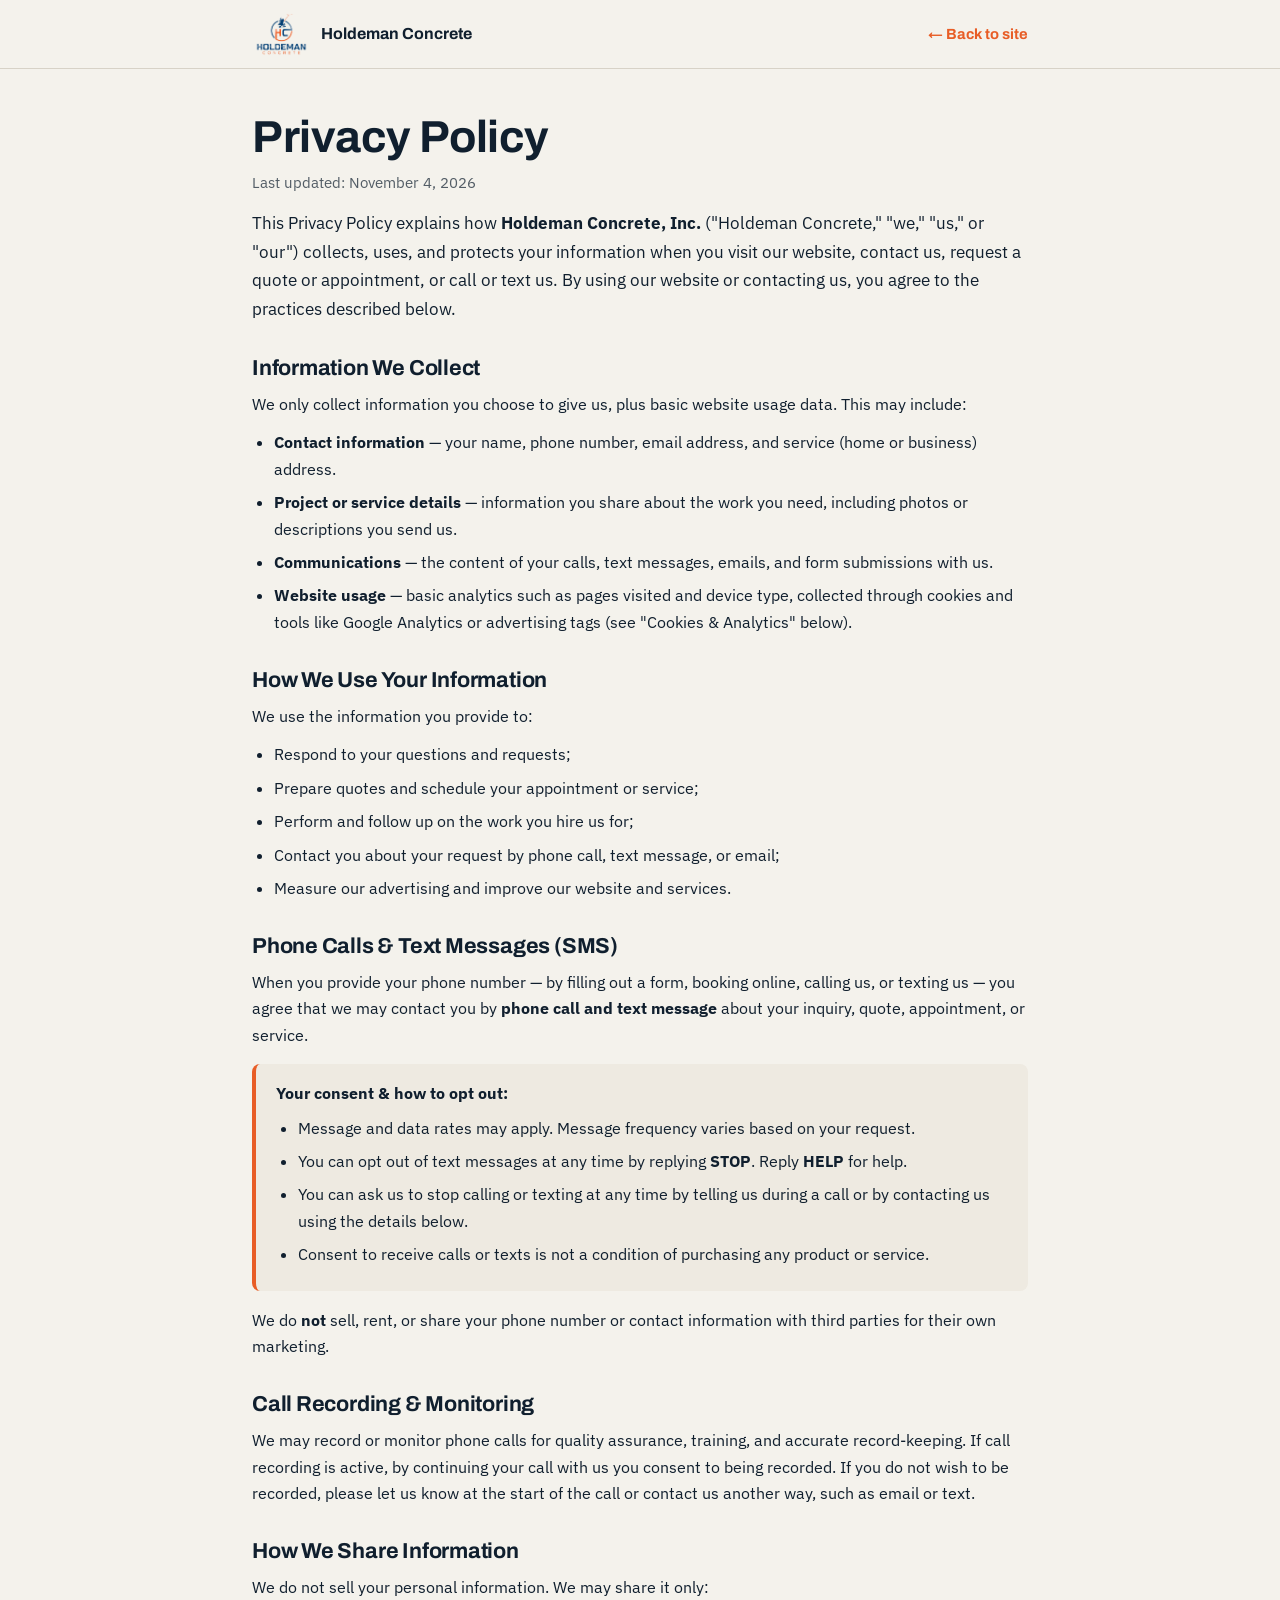
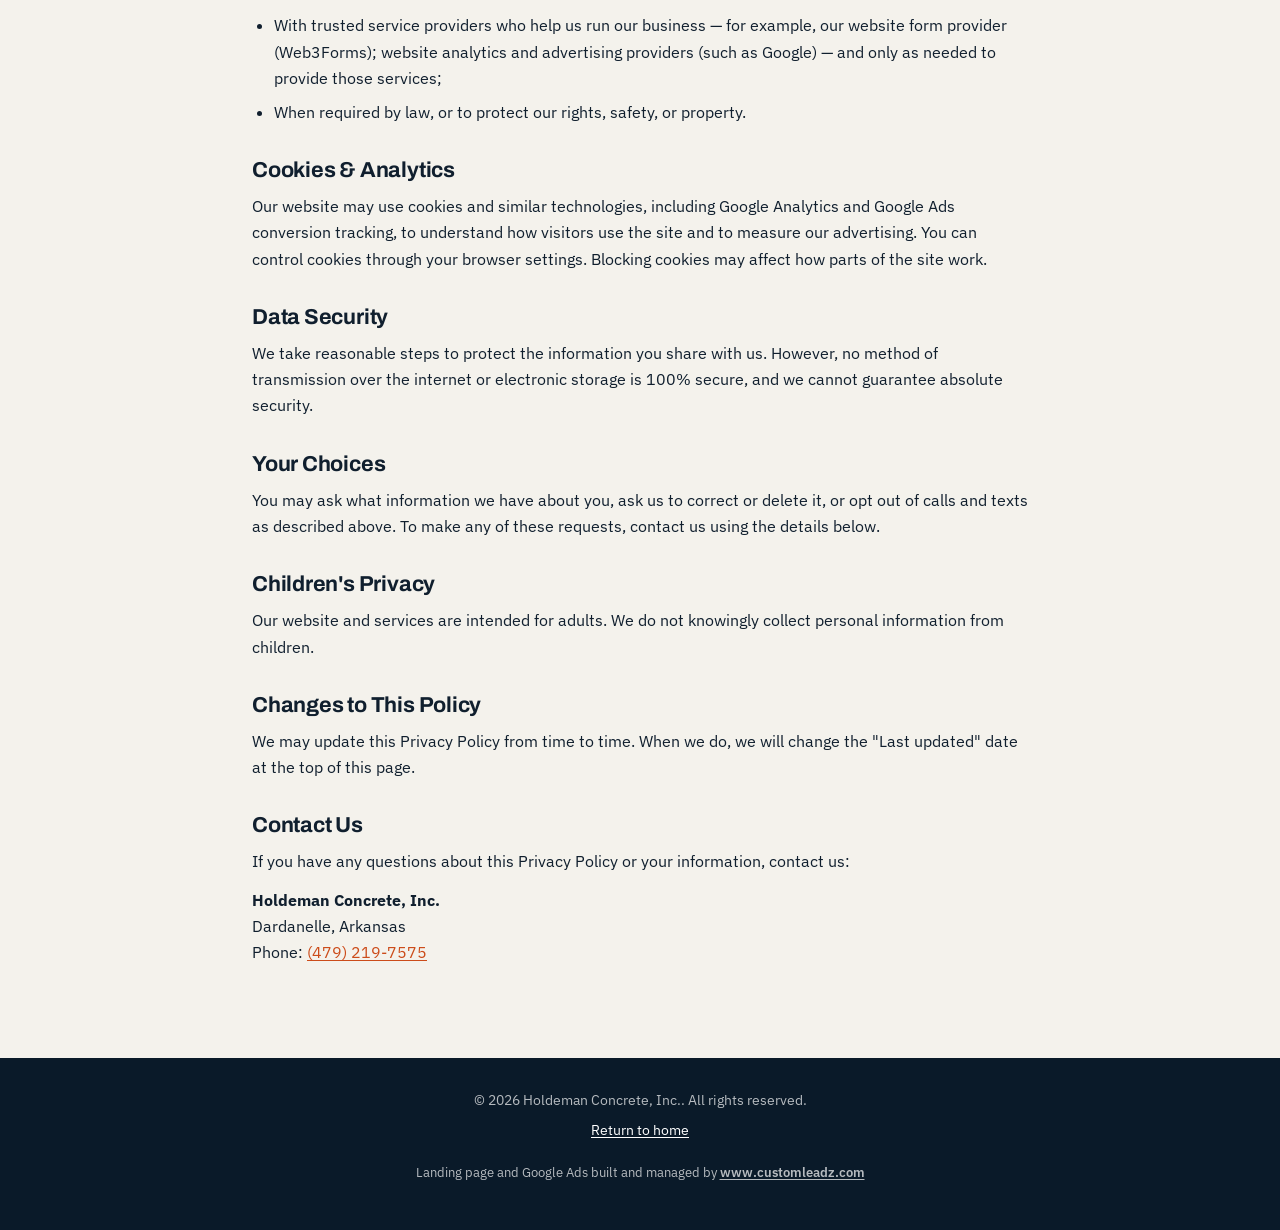
<file: privacy.html>
<!DOCTYPE html>
<html lang="en">
<head>
<meta charset="UTF-8">
<meta name="viewport" content="width=device-width, initial-scale=1.0">
<title>Privacy Policy | Holdeman Concrete, Inc.</title>
<meta name="description" content="Privacy Policy for Holdeman Concrete, Inc. — how we collect and use your contact information, phone calls, text messages, and quote requests.">
<meta name="robots" content="index, follow">
<link rel="icon" href="images/logo.png">
<link rel="preconnect" href="https://fonts.googleapis.com">
<link rel="preconnect" href="https://fonts.gstatic.com" crossorigin>
<link href="https://fonts.googleapis.com/css2?family=Archivo:wght@600;700;800&family=IBM+Plex+Sans:wght@400;500;600&display=swap" rel="stylesheet">
<style>
  :root{--ink:#101f2e;--navy:#1c3d5a;--orange:#e85d26;--paper:#f4f2ec;--paper-2:#eeeae1;--navy-3:#0a1a29}
  *{margin:0;padding:0;box-sizing:border-box}
  body{font-family:"IBM Plex Sans",system-ui,sans-serif;color:var(--ink);background:var(--paper);line-height:1.65;-webkit-font-smoothing:antialiased}
  a{color:#cc4c1a;text-decoration:underline;text-underline-offset:2px}
  h1,h2{font-family:"Archivo",system-ui,sans-serif;letter-spacing:-.01em;line-height:1.1;color:var(--ink)}
  header{background:rgba(244,242,236,.96);border-bottom:1px solid #d7d2c7;position:sticky;top:0;z-index:10}
  .hd{max-width:820px;margin:0 auto;padding:12px 22px;display:flex;align-items:center;justify-content:space-between;gap:12px}
  .hd .back{font-family:"Archivo",system-ui,sans-serif;font-weight:700;font-size:.92rem;text-decoration:none;color:var(--orange)}
  main{max-width:820px;margin:0 auto;padding:44px 22px 80px}
  h1{font-size:clamp(2rem,5vw,2.8rem);margin-bottom:8px}
  .updated{opacity:.7;font-size:.95rem;margin-bottom:14px}
  .intro{font-size:1.08rem;margin-bottom:10px}
  h2{font-size:1.35rem;margin:34px 0 10px}
  p{margin-bottom:12px}
  ul{margin:0 0 12px 22px}
  li{margin-bottom:7px}
  .callout{background:var(--paper-2);border-left:4px solid var(--orange);border-radius:8px;padding:16px 20px;margin:16px 0}
  footer{background:var(--navy-3);color:rgba(255,255,255,.7);padding:30px 22px;text-align:center;font-size:.9rem}
  footer a{color:#fff}
  footer .frow{margin-bottom:6px}
</style>
</head>
<body>
<header>
  <div class="hd">
    <a href="/" style="display:flex;align-items:center;gap:10px;text-decoration:none;color:var(--ink)"><img src="images/logo.png" alt="Holdeman Concrete logo" style="height:44px"><b style="font-family:var(--font-d,Archivo),sans-serif">Holdeman Concrete</b></a>
    <a class="back" href="/">&larr; Back to site</a>
  </div>
</header>

<main>
  <h1>Privacy Policy</h1>
  <p class="updated">Last updated: November 4, 2026</p>
  <p class="intro">This Privacy Policy explains how <strong>Holdeman Concrete, Inc.</strong> ("Holdeman Concrete," "we," "us," or "our") collects, uses, and protects your information when you visit our website, contact us, request a quote or appointment, or call or text us. By using our website or contacting us, you agree to the practices described below.</p>

  <h2>Information We Collect</h2>
  <p>We only collect information you choose to give us, plus basic website usage data. This may include:</p>
  <ul>
    <li><strong>Contact information</strong> &mdash; your name, phone number, email address, and service (home or business) address.</li>
    <li><strong>Project or service details</strong> &mdash; information you share about the work you need, including photos or descriptions you send us.</li>
    <li><strong>Communications</strong> &mdash; the content of your calls, text messages, emails, and form submissions with us.</li>
    <li><strong>Website usage</strong> &mdash; basic analytics such as pages visited and device type, collected through cookies and tools like Google Analytics or advertising tags (see "Cookies &amp; Analytics" below).</li>
  </ul>

  <h2>How We Use Your Information</h2>
  <p>We use the information you provide to:</p>
  <ul>
    <li>Respond to your questions and requests;</li>
    <li>Prepare quotes and schedule your appointment or service;</li>
    <li>Perform and follow up on the work you hire us for;</li>
    <li>Contact you about your request by phone call, text message, or email;</li>
    <li>Measure our advertising and improve our website and services.</li>
  </ul>

  <h2>Phone Calls &amp; Text Messages (SMS)</h2>
  <p>When you provide your phone number &mdash; by filling out a form, booking online, calling us, or texting us &mdash; you agree that we may contact you by <strong>phone call and text message</strong> about your inquiry, quote, appointment, or service.</p>
  <div class="callout">
    <p style="margin-bottom:8px"><strong>Your consent &amp; how to opt out:</strong></p>
    <ul style="margin-bottom:0">
      <li>Message and data rates may apply. Message frequency varies based on your request.</li>
      <li>You can opt out of text messages at any time by replying <strong>STOP</strong>. Reply <strong>HELP</strong> for help.</li>
      <li>You can ask us to stop calling or texting at any time by telling us during a call or by contacting us using the details below.</li>
      <li>Consent to receive calls or texts is not a condition of purchasing any product or service.</li>
    </ul>
  </div>
  <p>We do <strong>not</strong> sell, rent, or share your phone number or contact information with third parties for their own marketing.</p>

  <h2>Call Recording &amp; Monitoring</h2>
  <p>We may record or monitor phone calls for quality assurance, training, and accurate record-keeping. If call recording is active, by continuing your call with us you consent to being recorded. If you do not wish to be recorded, please let us know at the start of the call or contact us another way, such as email or text.</p>

  <h2>How We Share Information</h2>
  <p>We do not sell your personal information. We may share it only:</p>
  <ul>
    <li>With trusted service providers who help us run our business &mdash; for example, our website form provider (Web3Forms); website analytics and advertising providers (such as Google) &mdash; and only as needed to provide those services;</li>
    <li>When required by law, or to protect our rights, safety, or property.</li>
  </ul>

  <h2>Cookies &amp; Analytics</h2>
  <p>Our website may use cookies and similar technologies, including Google Analytics and Google Ads conversion tracking, to understand how visitors use the site and to measure our advertising. You can control cookies through your browser settings. Blocking cookies may affect how parts of the site work.</p>

  <h2>Data Security</h2>
  <p>We take reasonable steps to protect the information you share with us. However, no method of transmission over the internet or electronic storage is 100% secure, and we cannot guarantee absolute security.</p>

  <h2>Your Choices</h2>
  <p>You may ask what information we have about you, ask us to correct or delete it, or opt out of calls and texts as described above. To make any of these requests, contact us using the details below.</p>

  <h2>Children's Privacy</h2>
  <p>Our website and services are intended for adults. We do not knowingly collect personal information from children.</p>

  <h2>Changes to This Policy</h2>
  <p>We may update this Privacy Policy from time to time. When we do, we will change the "Last updated" date at the top of this page.</p>

  <h2>Contact Us</h2>
  <p>If you have any questions about this Privacy Policy or your information, contact us:</p>
  <p>
    <strong>Holdeman Concrete, Inc.</strong><br>
    Dardanelle, Arkansas<br>
    Phone: <a href="tel:+14792197575">(479) 219-7575</a>
  </p>
</main>

<footer>
  <div class="frow">&copy; <span id="yr"></span> Holdeman Concrete, Inc.. All rights reserved.</div>
  <div class="frow"><a href="/">Return to home</a></div>

  <div class="cl-credit" style="text-align:center;font-size:.8rem;line-height:1.5;padding:16px 16px 18px;margin:0 auto">Landing page and Google Ads built and managed by <a href="https://www.customleadz.com" target="_blank" rel="noopener" style="color:inherit;font-weight:600;text-decoration:underline;text-underline-offset:2px">www.customleadz.com</a></div>
</footer>
<script>document.getElementById('yr').textContent=new Date().getFullYear();</script>
</body>
</html>
</file>
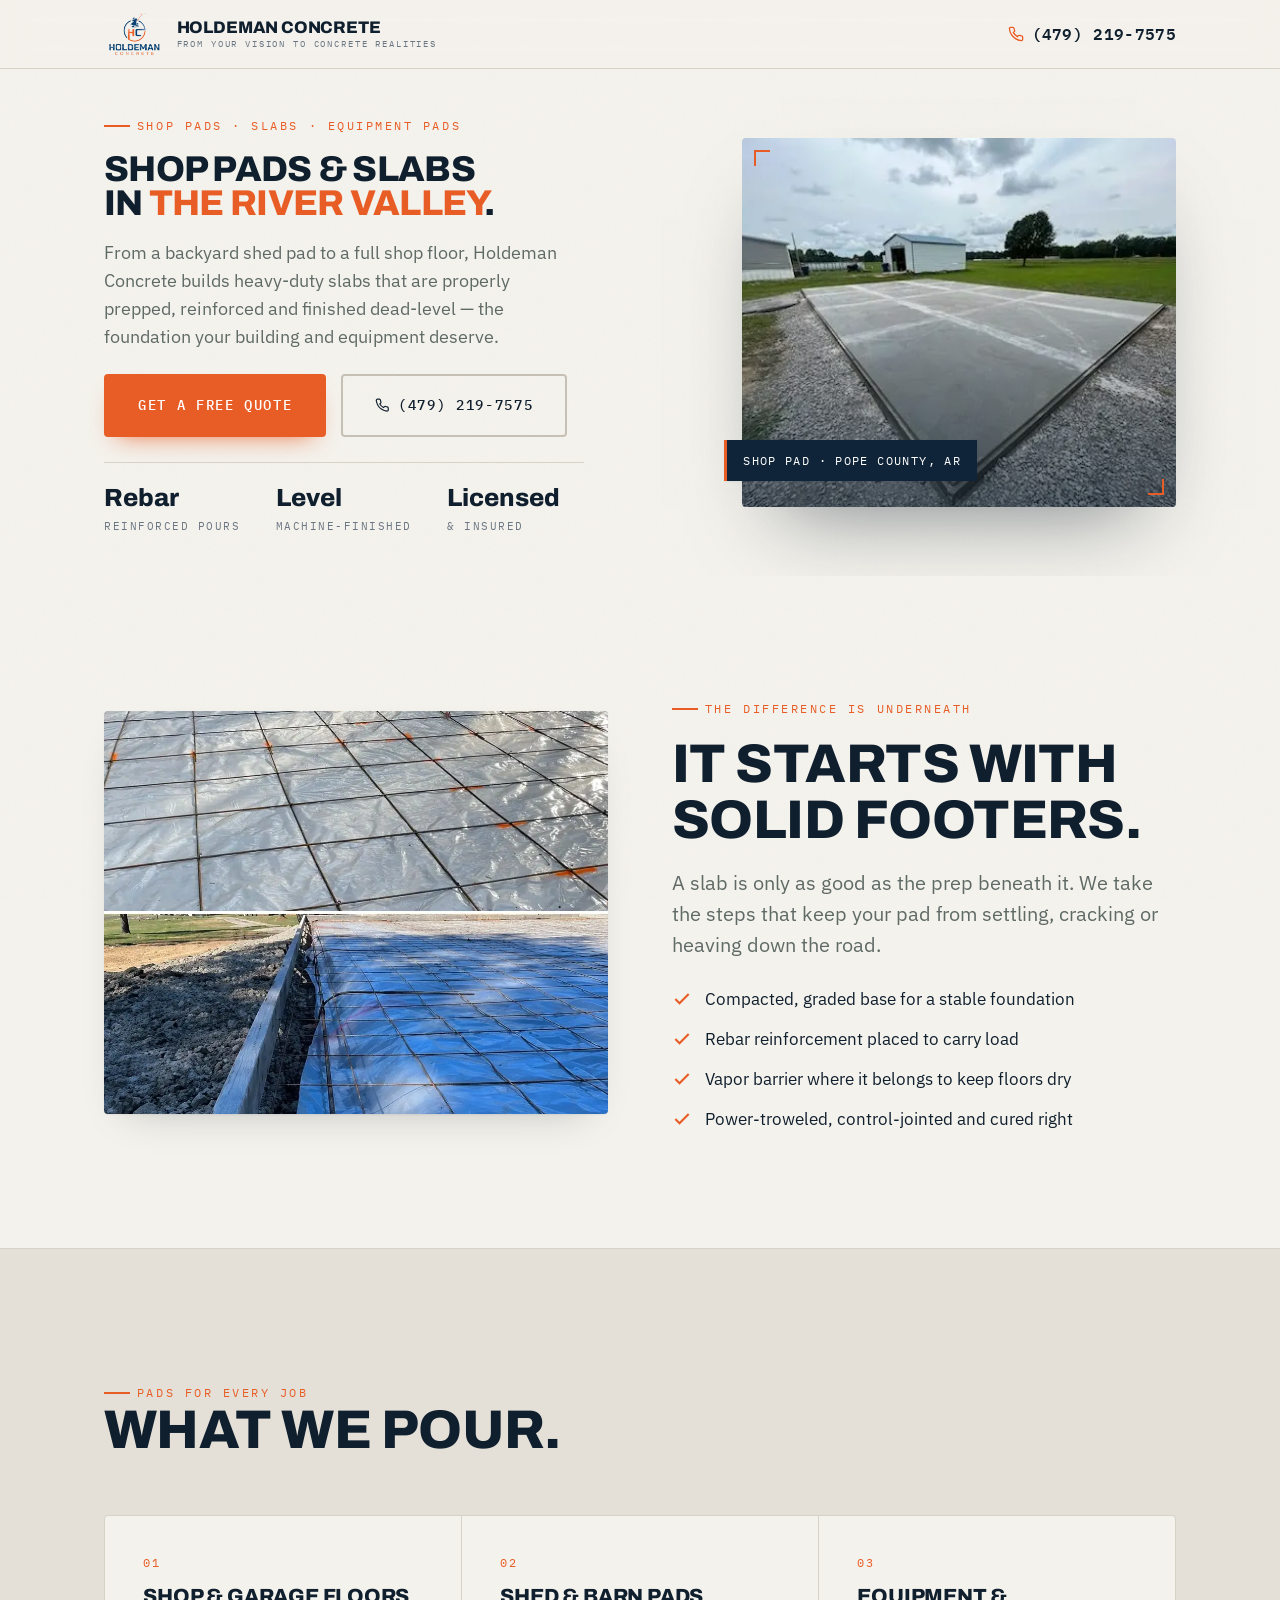
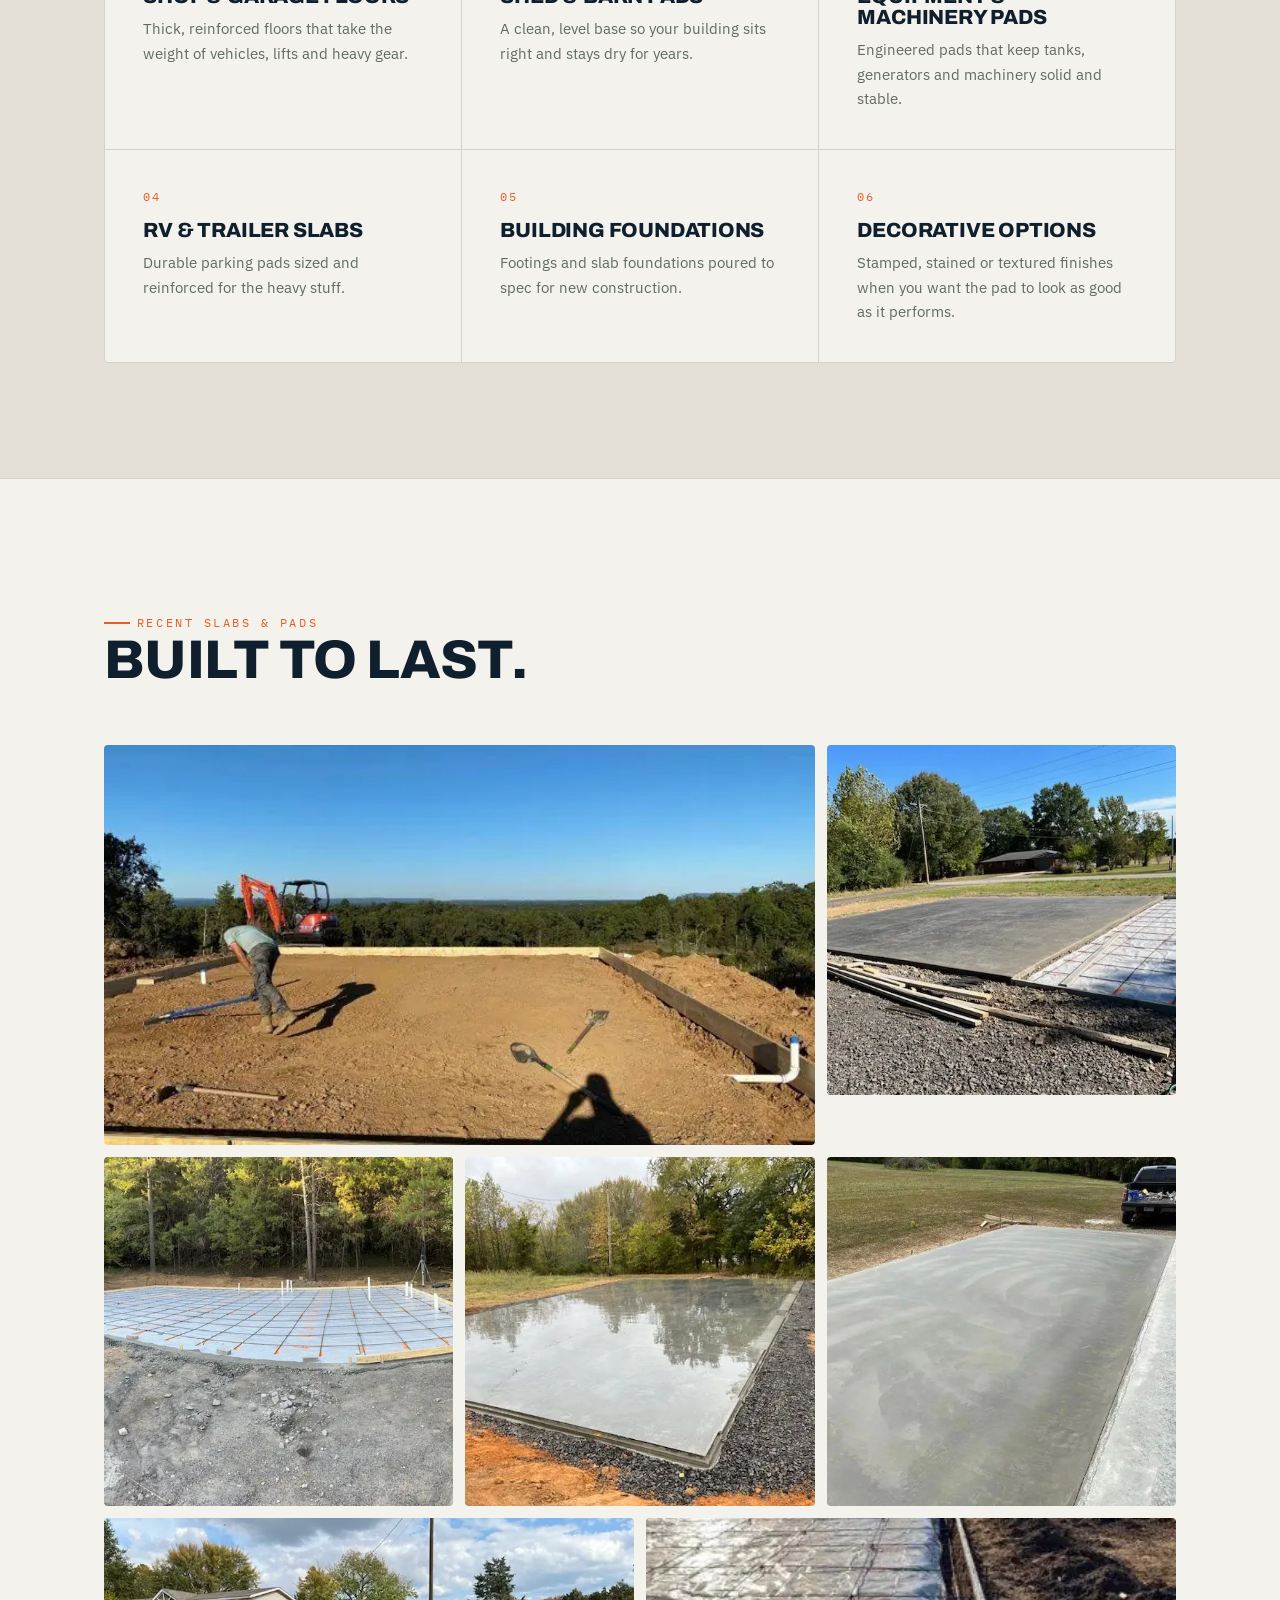
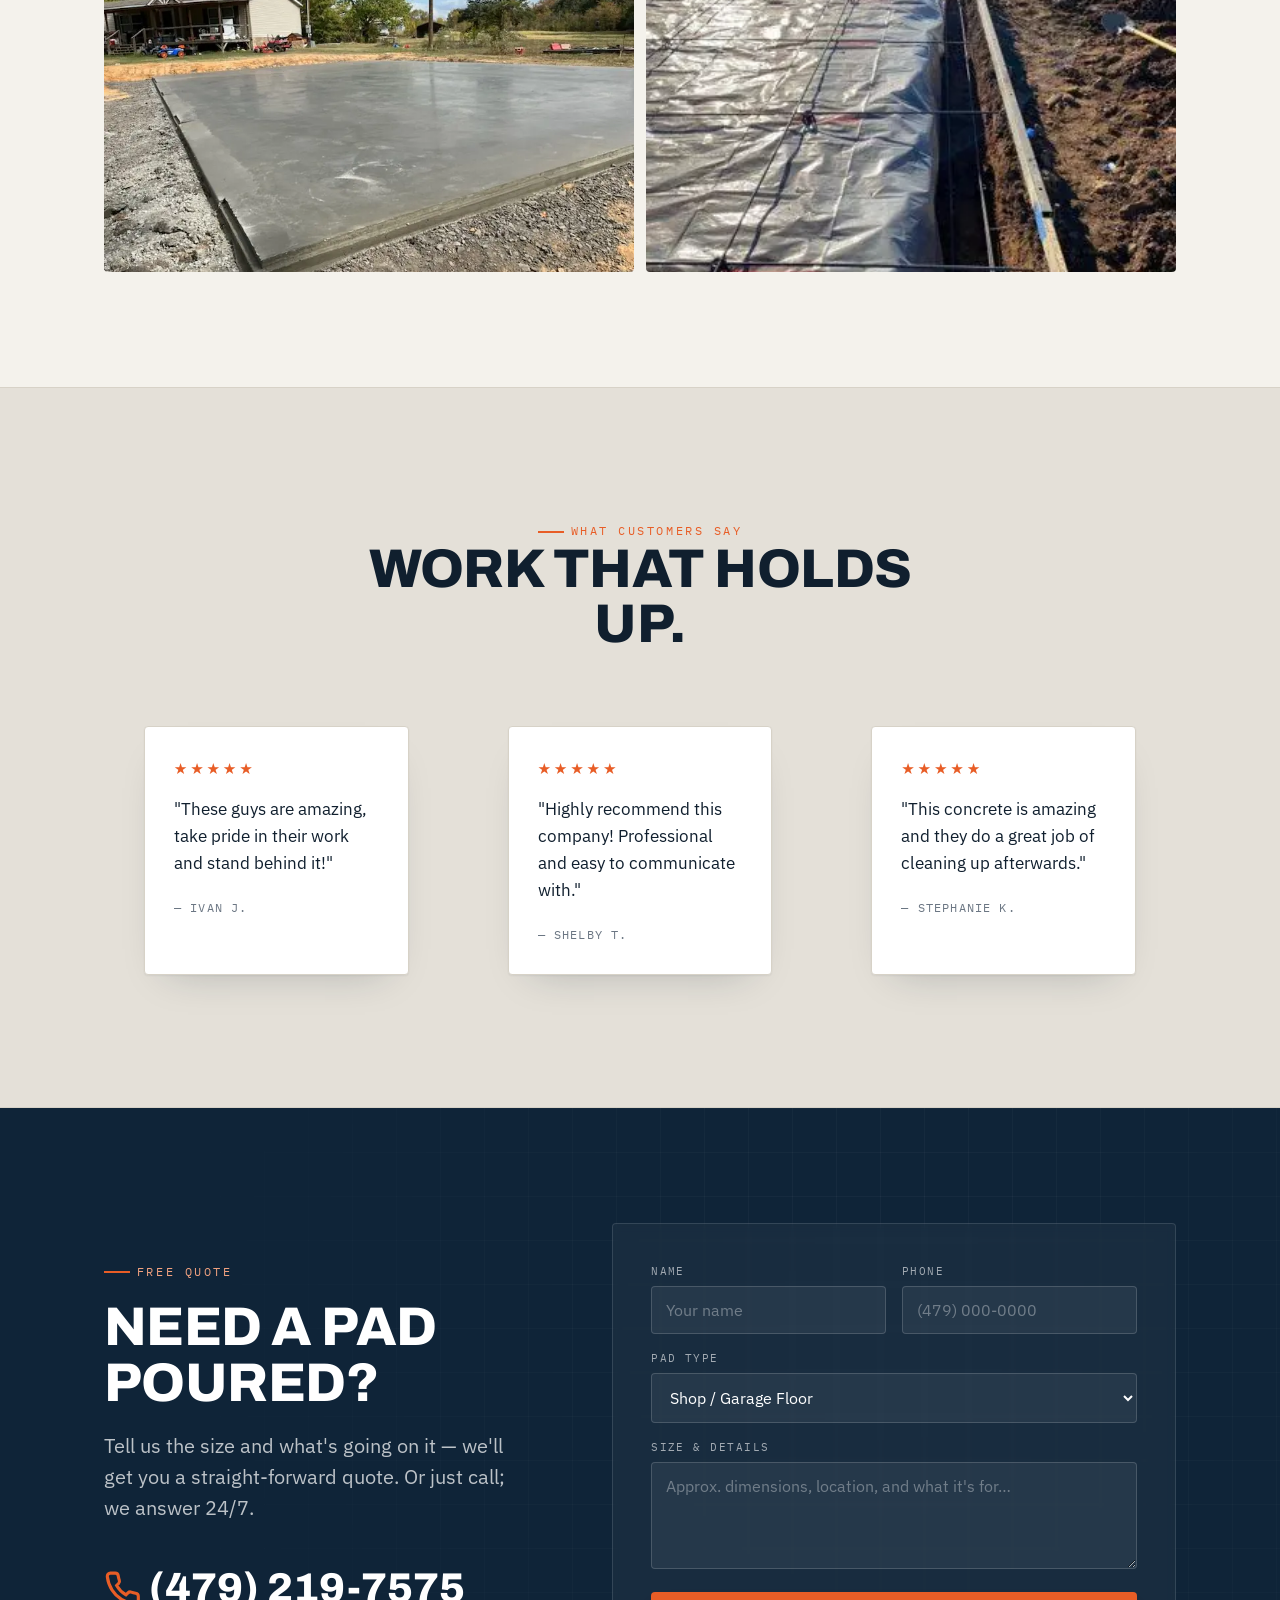
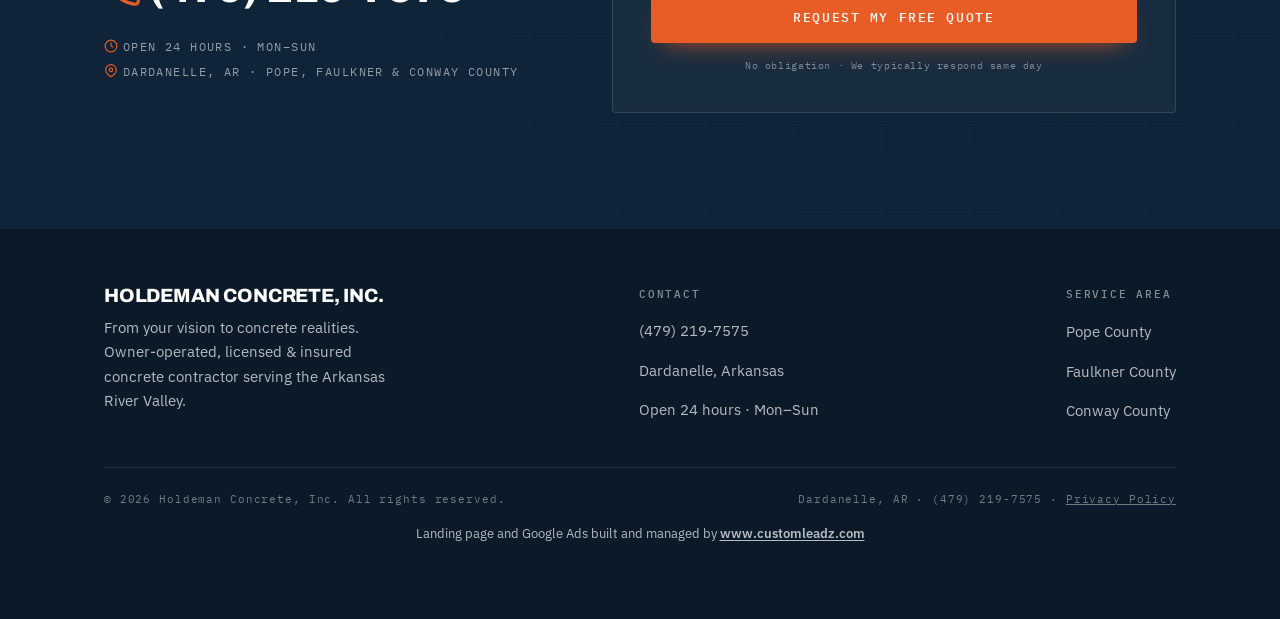
<file: shop-pads-slabs.html>
<!DOCTYPE html>
<html lang="en">
<head>
<!-- Google tag (gtag.js) -->
<script async src="https://www.googletagmanager.com/gtag/js?id=AW-16885165346"></script>
<script>
  window.dataLayer = window.dataLayer || [];
  function gtag(){dataLayer.push(arguments);}
  gtag('js', new Date());

  gtag('config', 'AW-16885165346');
</script>
<!-- Google Ads phone conversion -->
<script>
  gtag('config', 'AW-16885165346/YwOhCPOQx8wcEKLavPM-', {
    'phone_conversion_number': '(479) 219-7575'
  });
</script>
<meta charset="UTF-8">
<meta name="viewport" content="width=device-width, initial-scale=1.0">
<script>
if('scrollRestoration' in history)history.scrollRestoration='manual';
addEventListener('pageshow',function(){if(!location.hash)window.scrollTo(0,0);});
</script>
<title>Shop Pads &amp; Concrete Slabs — Holdeman Concrete, Dardanelle AR</title>
<meta name="description" content="Heavy-duty concrete shop pads, slabs & equipment pads in Dardanelle, Arkansas. Properly prepped, reinforced and finished. Free quote — call (479) 219-7575.">
<link rel="icon" href="images/logo.png">
<link rel="preconnect" href="https://fonts.googleapis.com">
<link rel="preconnect" href="https://fonts.gstatic.com" crossorigin>
<link href="https://fonts.googleapis.com/css2?family=Archivo:wght@500;600;700;800;900&family=IBM+Plex+Mono:wght@400;500;600&family=IBM+Plex+Sans:wght@400;500;600&display=swap" rel="stylesheet">
<link rel="preload" as="image" href="images/shop-hero-slab.webp" fetchpriority="high">
<link rel="stylesheet" href="css/styles.css">
<style>
  /* Shop Pads page — compact hero so it fits above the fold */
  .hero-tight .hero-inner {
    padding-block: clamp(22px, 3vw, 44px);
    align-items: center;
    gap: clamp(2rem, 4vw, 4rem);
  }
  .hero-tight .hero-copy { max-width: 48ch; }
  .hero-tight .hero-copy h1 {
    font-size: clamp(1.5rem, 2.8vw, 2.35rem);
    margin-bottom: 1rem;
  }
  .hero-tight .hero-copy .lead {
    font-size: clamp(1rem, 1.4vw, 1.1rem);
    margin-bottom: 0;
  }
  .hero-tight .hero-actions { margin-top: 1.4rem; }
  .hero-tight .hero-stats {
    margin-top: 1.6rem;
    padding-top: 1.4rem;
    gap: 1.1rem 2.2rem;
  }
  .hero-tight .hero-stats .stat b { font-size: 1.55rem; }
  .hero-tight .hero-media .frame { aspect-ratio: 4 / 3.4; }
</style>
</head>
<body>

<!-- ============ HEADER ============ -->
<header class="site-header">
  <div class="wrap">
    <a class="brand" href="index.html">
      <img src="images/logo-sm.webp" alt="Holdeman Concrete logo" width="240" height="180">
      <span class="brand-txt"><b>Holdeman Concrete</b><span>From your vision to concrete realities</span></span>
    </a>
    <div class="header-cta">
      <a class="header-phone" href="tel:+14792197575" onclick="gtag('event', 'conversion', {'send_to': 'AW-16885165346/YwOhCPOQx8wcEKLavPM-'});">
        <svg viewBox="0 0 24 24" fill="none" stroke="currentColor" stroke-width="2"><path d="M22 16.92v3a2 2 0 0 1-2.18 2 19.79 19.79 0 0 1-8.63-3.07 19.5 19.5 0 0 1-6-6 19.79 19.79 0 0 1-3.07-8.67A2 2 0 0 1 4.11 2h3a2 2 0 0 1 2 1.72c.13.96.36 1.9.7 2.81a2 2 0 0 1-.45 2.11L8.09 9.91a16 16 0 0 0 6 6l1.27-1.27a2 2 0 0 1 2.11-.45c.9.34 1.85.57 2.81.7A2 2 0 0 1 22 16.92z"/></svg>
        <span class="num">(479) 219-7575</span>
      </a>
    </div>
  </div>
</header>

<!-- ============ HERO ============ -->
<section class="hero hero-tight">
  <div class="wrap hero-inner">
    <div class="hero-copy">
      <p class="eyebrow reveal">Shop Pads · Slabs · Equipment Pads</p>
      <h1 class="h-xl reveal d1">Shop pads &amp; slabs<br>in <span class="accent" data-city>the River Valley</span>.</h1>
      <p class="lead reveal d2">From a backyard shed pad to a full shop floor, Holdeman Concrete builds heavy-duty slabs that are properly prepped, reinforced and finished dead-level — the foundation your building and equipment deserve.</p>
      <div class="hero-actions reveal d3">
        <a class="btn btn-primary btn-lg" href="#quote">Get a Free Quote</a>
        <a class="btn btn-ghost btn-lg" href="tel:+14792197575" onclick="gtag('event', 'conversion', {'send_to': 'AW-16885165346/YwOhCPOQx8wcEKLavPM-'});">
          <svg viewBox="0 0 24 24" fill="none" stroke="currentColor" stroke-width="2"><path d="M22 16.92v3a2 2 0 0 1-2.18 2 19.79 19.79 0 0 1-8.63-3.07 19.5 19.5 0 0 1-6-6 19.79 19.79 0 0 1-3.07-8.67A2 2 0 0 1 4.11 2h3a2 2 0 0 1 2 1.72c.13.96.36 1.9.7 2.81a2 2 0 0 1-.45 2.11L8.09 9.91a16 16 0 0 0 6 6l1.27-1.27a2 2 0 0 1 2.11-.45c.9.34 1.85.57 2.81.7A2 2 0 0 1 22 16.92z"/></svg>
          (479) 219-7575
        </a>
      </div>
      <div class="hero-stats reveal d3">
        <div class="stat"><b>Rebar</b><span>Reinforced Pours</span></div>
        <div class="stat"><b>Level</b><span>Machine-Finished</span></div>
        <div class="stat"><b>Licensed</b><span>&amp; Insured</span></div>
      </div>
    </div>
    <div class="hero-media reveal d2">
      <div class="frame">
        <span class="corner-tick tl"></span>
        <span class="corner-tick br"></span>
        <img fetchpriority="high" src="images/shop-hero-slab.webp" alt="Finished concrete shop pad in an open field with a barn behind">
      </div>
      <span class="hero-tag">Shop pad · Pope County, AR</span>
    </div>
  </div>
</section>

<!-- ============ WHY A GOOD SLAB MATTERS ============ -->
<section class="section">
  <div class="wrap split">
    <div class="split-media reveal">
      <img loading="lazy" decoding="async" src="images/shop-pad-footer-split.webp" alt="Rebar and vapor barrier prep above a formed, footed slab edge">
    </div>
    <div class="reveal d1">
      <p class="eyebrow">The Difference Is Underneath</p>
      <h2 class="h-lg">It starts with<br>solid footers.</h2>
      <p class="lead" style="margin-bottom:.4rem">A slab is only as good as the prep beneath it. We take the steps that keep your pad from settling, cracking or heaving down the road.</p>
      <ul>
        <li><svg viewBox="0 0 24 24" fill="none" stroke="currentColor" stroke-width="2.5"><path d="M20 6 9 17l-5-5"/></svg> Compacted, graded base for a stable foundation</li>
        <li><svg viewBox="0 0 24 24" fill="none" stroke="currentColor" stroke-width="2.5"><path d="M20 6 9 17l-5-5"/></svg> Rebar reinforcement placed to carry load</li>
        <li><svg viewBox="0 0 24 24" fill="none" stroke="currentColor" stroke-width="2.5"><path d="M20 6 9 17l-5-5"/></svg> Vapor barrier where it belongs to keep floors dry</li>
        <li><svg viewBox="0 0 24 24" fill="none" stroke="currentColor" stroke-width="2.5"><path d="M20 6 9 17l-5-5"/></svg> Power-troweled, control-jointed and cured right</li>
      </ul>
    </div>
  </div>
</section>

<!-- ============ WHAT WE POUR ============ -->
<section class="section" style="background:var(--concrete);border-block:1px solid var(--line)">
  <div class="wrap">
    <div class="section-head reveal">
      <p class="eyebrow">Pads For Every Job</p>
      <h2 class="h-lg">What we pour.</h2>
    </div>
    <div class="services-grid reveal d1">
      <article class="service"><div class="num">01</div><h3>Shop &amp; Garage Floors</h3><p>Thick, reinforced floors that take the weight of vehicles, lifts and heavy gear.</p></article>
      <article class="service"><div class="num">02</div><h3>Shed &amp; Barn Pads</h3><p>A clean, level base so your building sits right and stays dry for years.</p></article>
      <article class="service"><div class="num">03</div><h3>Equipment &amp; Machinery Pads</h3><p>Engineered pads that keep tanks, generators and machinery solid and stable.</p></article>
      <article class="service"><div class="num">04</div><h3>RV &amp; Trailer Slabs</h3><p>Durable parking pads sized and reinforced for the heavy stuff.</p></article>
      <article class="service"><div class="num">05</div><h3>Building Foundations</h3><p>Footings and slab foundations poured to spec for new construction.</p></article>
      <article class="service"><div class="num">06</div><h3>Decorative Options</h3><p>Stamped, stained or textured finishes when you want the pad to look as good as it performs.</p></article>
    </div>
  </div>
</section>

<!-- ============ GALLERY ============ -->
<section class="section">
  <div class="wrap">
    <div class="section-head reveal">
      <p class="eyebrow">Recent Slabs &amp; Pads</p>
      <h2 class="h-lg">Built to last.</h2>
    </div>
    <div class="gallery reveal d1">
      <figure class="g-wide"><img loading="lazy" decoding="async" src="images/shop-floor-dusk.webp" alt="Freshly power-troweled shop floor at dusk"><figcaption>Shop floor pour</figcaption></figure>
      <figure class="g-sq"><img loading="lazy" decoding="async" src="images/shop-pad-field.webp" alt="Large concrete shop pad in an open field"><figcaption>Shed pad</figcaption></figure>
      <figure class="g-sq"><img loading="lazy" decoding="async" src="images/slab-rebar-prep.webp" alt="Rebar grid and vapor barrier laid out before a slab pour"><figcaption>Rebar &amp; prep</figcaption></figure>
      <figure class="g-sq"><img loading="lazy" decoding="async" src="images/wet-finished-slab.webp" alt="Wet finished concrete slab with gravel edge"><figcaption>Fresh finish</figcaption></figure>
      <figure class="g-sq"><img loading="lazy" decoding="async" src="images/finished-pad-truck.webp" alt="Finished concrete pad with a work truck"><figcaption>Finished pad</figcaption></figure>
      <figure class="g-half"><img loading="lazy" decoding="async" src="images/large-slab-cured.webp" alt="Large cured slab beside a home"><figcaption>Building slab</figcaption></figure>
      <figure class="g-half"><img loading="lazy" decoding="async" src="images/foundation-vaporbarrier.webp" alt="Foundation with vapor barrier and forms staked out"><figcaption>Foundation prep</figcaption></figure>
    </div>
  </div>
</section>

<!-- ============ REVIEWS ============ -->
<section class="section" style="background:var(--concrete);border-block:1px solid var(--line)">
  <div class="wrap">
    <div class="section-head center reveal">
      <p class="eyebrow">What Customers Say</p>
      <h2 class="h-lg">Work that holds up.</h2>
    </div>
    <div class="reviews reveal d1">
      <blockquote class="review"><div class="stars">★★★★★</div><p>"These guys are amazing, take pride in their work and stand behind it!"</p><div class="who">— Ivan J.</div></blockquote>
      <blockquote class="review"><div class="stars">★★★★★</div><p>"Highly recommend this company! Professional and easy to communicate with."</p><div class="who">— Shelby T.</div></blockquote>
      <blockquote class="review"><div class="stars">★★★★★</div><p>"This concrete is amazing and they do a great job of cleaning up afterwards."</p><div class="who">— Stephanie K.</div></blockquote>
    </div>
  </div>
</section>

<!-- ============ CTA + QUOTE FORM ============ -->
<section class="cta-band section" id="quote">
  <div class="wrap cta-grid">
    <div class="reveal">
      <p class="eyebrow on-dark">Free Quote</p>
      <h2 class="h-lg">Need a pad<br>poured?</h2>
      <p class="lead">Tell us the size and what's going on it — we'll get you a straight-forward quote. Or just call; we answer 24/7.</p>
      <div class="cta-contact">
        <a class="big-phone" href="tel:+14792197575" onclick="gtag('event', 'conversion', {'send_to': 'AW-16885165346/YwOhCPOQx8wcEKLavPM-'});">
          <svg viewBox="0 0 24 24" fill="none" stroke="currentColor" stroke-width="2"><path d="M22 16.92v3a2 2 0 0 1-2.18 2 19.79 19.79 0 0 1-8.63-3.07 19.5 19.5 0 0 1-6-6 19.79 19.79 0 0 1-3.07-8.67A2 2 0 0 1 4.11 2h3a2 2 0 0 1 2 1.72c.13.96.36 1.9.7 2.81a2 2 0 0 1-.45 2.11L8.09 9.91a16 16 0 0 0 6 6l1.27-1.27a2 2 0 0 1 2.11-.45c.9.34 1.85.57 2.81.7A2 2 0 0 1 22 16.92z"/></svg>
          (479) 219-7575
        </a>
        <div class="cta-meta">
          <span><svg viewBox="0 0 24 24" fill="none" stroke="currentColor" stroke-width="2"><circle cx="12" cy="12" r="10"/><path d="M12 6v6l4 2"/></svg>Open 24 hours · Mon–Sun</span>
          <span><svg viewBox="0 0 24 24" fill="none" stroke="currentColor" stroke-width="2"><path d="M21 10c0 7-9 12-9 12s-9-5-9-12a9 9 0 0 1 18 0z"/><circle cx="12" cy="10" r="3"/></svg>Dardanelle, AR · Pope, Faulkner &amp; Conway County</span>
        </div>
      </div>
    </div>
    <form class="quote-form reveal d1" action="https://api.web3forms.com/submit" method="POST">
      <input type="hidden" name="access_key" value="3a586ef7-0542-4174-b5fc-cb3322b04806">
      <input type="hidden" name="subject" value="New quote request — Holdeman Concrete (Shop Pads & Slabs)">
      <input type="hidden" name="from_name" value="Holdeman Concrete Landing Page">
      <input type="hidden" name="redirect" value="https://holdeman-concrete.vercel.app/thank-you">
      <input type="hidden" name="ad_location" value="">
      <input type="checkbox" name="botcheck" tabindex="-1" autocomplete="off" style="display:none">
      <input type="hidden" name="page" value="Shop Pads &amp; Slabs">
      <div class="frow">
        <div class="field"><label for="name">Name</label><input id="name" name="name" type="text" placeholder="Your name" required autocomplete="name"></div>
        <div class="field"><label for="phone">Phone</label><input id="phone" name="phone" type="tel" placeholder="(479) 000-0000" required autocomplete="tel"></div>
      </div>
      <div class="field"><label for="service">Pad Type</label>
        <select id="service" name="service">
          <option>Shop / Garage Floor</option><option>Shed / Barn Pad</option><option>Equipment / Machinery Pad</option>
          <option>RV / Trailer Slab</option><option>Building Foundation</option><option>Other / Not Sure</option>
        </select>
      </div>
      <div class="field"><label for="details">Size &amp; Details</label><textarea id="details" name="details" rows="4" placeholder="Approx. dimensions, location, and what it's for…"></textarea></div>
      <button type="submit" class="btn btn-primary">Request My Free Quote</button>
      <p class="form-note">No obligation · We typically respond same day</p>
      <p class="form-error" role="alert" hidden style="margin:.8rem 0 0;text-align:center;color:#ffd9c9;font-size:.9rem">That didn't send. Please call <a href="tel:+14792197575" style="text-decoration:underline">(479) 219-7575</a>.</p>
    </form>
  </div>
</section>

<!-- ============ FOOTER ============ -->
<footer class="site-footer">
  <div class="wrap">
    <div class="footer-grid">
      <div class="foot-col">
        <span class="brand-txt"><b style="font-family:var(--display);font-size:1.2rem;text-transform:uppercase">Holdeman Concrete, Inc.</b></span>
        <p style="margin-top:.6rem;max-width:32ch">From your vision to concrete realities. Owner-operated, licensed &amp; insured concrete contractor serving the Arkansas River Valley.</p>
      </div>
      <div class="foot-col">
        <h4>Contact</h4>
        <a href="tel:+14792197575" onclick="gtag('event', 'conversion', {'send_to': 'AW-16885165346/YwOhCPOQx8wcEKLavPM-'});">(479) 219-7575</a>
        <p>Dardanelle, Arkansas</p>
        <p>Open 24 hours · Mon–Sun</p>
      </div>
      <div class="foot-col">
        <h4>Service Area</h4>
        <p>Pope County</p>
        <p>Faulkner County</p>
        <p>Conway County</p>
      </div>
    </div>
    <div class="foot-bottom">
      <span>© 2026 Holdeman Concrete, Inc. All rights reserved.</span>
      <span>Dardanelle, AR · (479) 219-7575 · <a href="privacy" style="color:inherit;text-decoration:underline">Privacy Policy</a></span>
    </div>
  </div>

  <div class="cl-credit" style="text-align:center;font-size:.8rem;line-height:1.5;padding:16px 16px 18px;margin:0 auto">Landing page and Google Ads built and managed by <a href="https://www.customleadz.com" target="_blank" rel="noopener" style="color:inherit;font-weight:600;text-decoration:underline;text-underline-offset:2px">www.customleadz.com</a></div>
</footer>

<script src="js/main.js"></script>
</body>
</html>
</file>
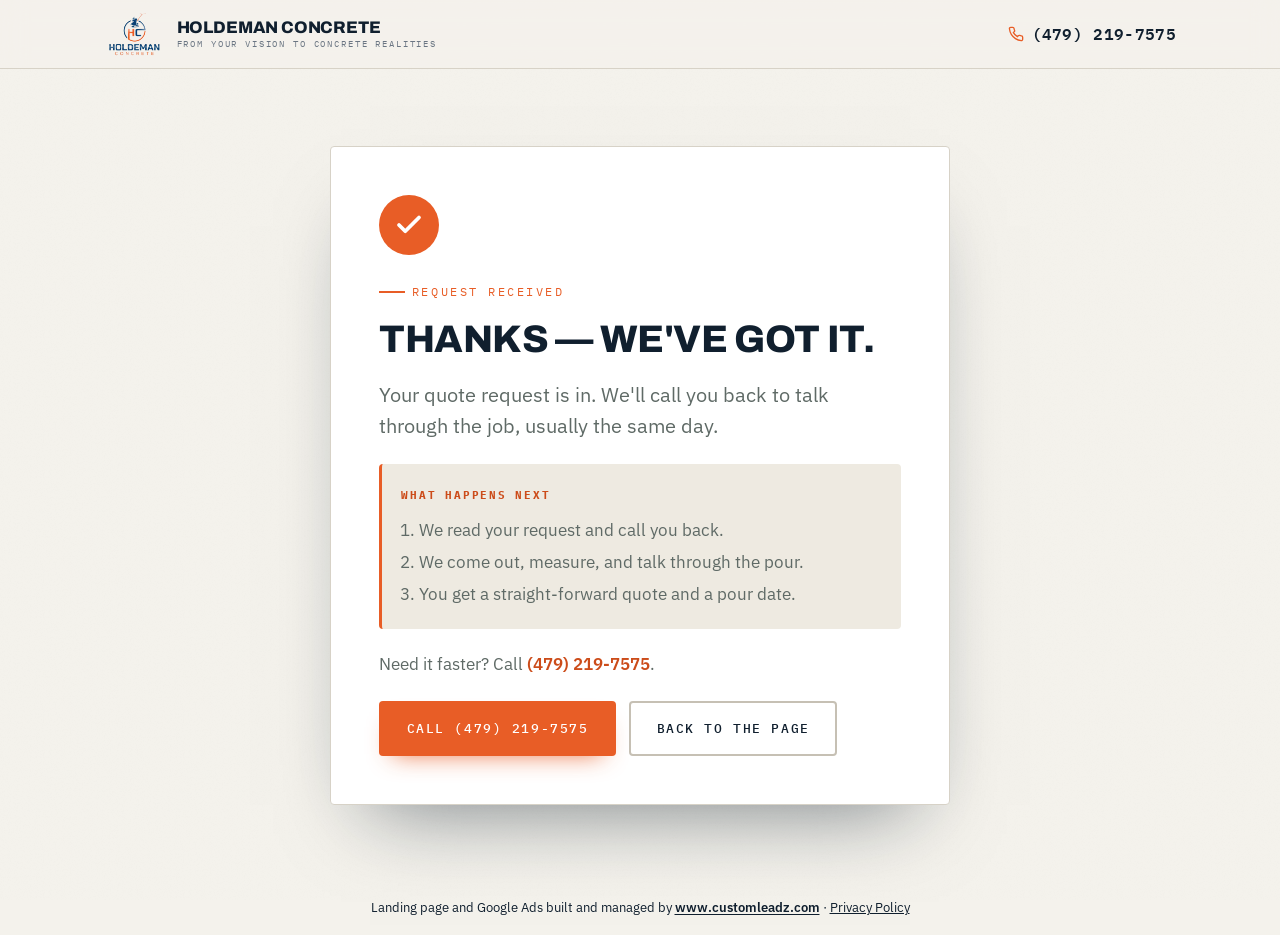
<file: thank-you.html>
<!DOCTYPE html>
<html lang="en">
<head>
<!-- Google tag (gtag.js) -->
<script async src="https://www.googletagmanager.com/gtag/js?id=AW-16885165346"></script>
<script>
  window.dataLayer = window.dataLayer || [];
  function gtag(){dataLayer.push(arguments);}
  gtag('js', new Date());
  gtag('config', 'AW-16885165346');
  gtag('config', 'AW-16885165346/YwOhCPOQx8wcEKLavPM-', { 'phone_conversion_number': '(479) 219-7575' });
</script>
<meta charset="UTF-8">
<meta name="viewport" content="width=device-width, initial-scale=1.0">
<title>Thanks — Holdeman Concrete, Inc.</title>
<meta name="robots" content="noindex, nofollow">
<link rel="icon" href="images/logo.png">
<link rel="preconnect" href="https://fonts.googleapis.com">
<link rel="preconnect" href="https://fonts.gstatic.com" crossorigin>
<link href="https://fonts.googleapis.com/css2?family=Archivo:wght@700;800;900&family=IBM+Plex+Mono:wght@500&family=IBM+Plex+Sans:wght@400;500;600&display=swap" rel="stylesheet">
<link rel="stylesheet" href="css/styles.css">
<style>
  .ty { min-height: calc(100vh - 150px); display: grid; place-items: center; padding: clamp(2rem, 6vw, 5rem) var(--gutter); }
  .card { max-width: 620px; width: 100%; background: #fff; border: 1px solid var(--line); border-radius: var(--radius); box-shadow: var(--shadow-lg); padding: clamp(1.8rem, 5vw, 3rem); }
  .check { width: 60px; height: 60px; border-radius: 50%; background: var(--orange); color: #fff; display: grid; place-items: center; margin-bottom: 1.2rem; }
  .check svg { width: 30px; height: 30px; }
  .card h1 { font-family: var(--display); font-size: clamp(1.7rem, 4vw, 2.4rem); line-height: 1.05; text-transform: uppercase; margin: 0 0 .8rem; }
  .next { background: var(--paper-2); border-left: 3px solid var(--orange); padding: 1rem 1.2rem; margin: 1.4rem 0; border-radius: var(--radius); }
  .next b { font-family: var(--mono); font-size: .7rem; letter-spacing: .16em; text-transform: uppercase; color: var(--orange-2); }
  .next ol { margin: .6rem 0 0 1.1rem; padding: 0; color: var(--muted); }
  .next li { margin-bottom: .3rem; }
  .btns { display: flex; flex-wrap: wrap; gap: .8rem; margin-top: 1.4rem; }
</style>
</head>
<body>
<header class="site-header">
  <div class="wrap">
    <a class="brand" href="/">
      <img src="images/logo-sm.webp" alt="Holdeman Concrete logo" width="240" height="180">
      <span class="brand-txt"><b>Holdeman Concrete</b><span>From your vision to concrete realities</span></span>
    </a>
    <div class="header-cta">
      <a class="header-phone" href="tel:+14792197575" onclick="gtag('event', 'conversion', {'send_to': 'AW-16885165346/YwOhCPOQx8wcEKLavPM-'});">
        <svg viewBox="0 0 24 24" fill="none" stroke="currentColor" stroke-width="2"><path d="M22 16.92v3a2 2 0 0 1-2.18 2 19.79 19.79 0 0 1-8.63-3.07 19.5 19.5 0 0 1-6-6 19.79 19.79 0 0 1-3.07-8.67A2 2 0 0 1 4.11 2h3a2 2 0 0 1 2 1.72c.13.96.36 1.9.7 2.81a2 2 0 0 1-.45 2.11L8.09 9.91a16 16 0 0 0 6 6l1.27-1.27a2 2 0 0 1 2.11-.45c.9.34 1.85.57 2.81.7A2 2 0 0 1 22 16.92z"/></svg>
        <span class="num">(479) 219-7575</span>
      </a>
    </div>
  </div>
</header>

<main class="ty">
  <div class="card">
    <div class="check"><svg viewBox="0 0 24 24" fill="none" stroke="currentColor" stroke-width="3" stroke-linecap="round" stroke-linejoin="round"><polyline points="20 6 9 17 4 12"/></svg></div>
    <p class="eyebrow">Request Received</p>
    <h1>Thanks — we've got it.</h1>
    <p class="lead">Your quote request is in. We'll call you back to talk through the job, usually the same day.</p>
    <div class="next">
      <b>What happens next</b>
      <ol>
        <li>We read your request and call you back.</li>
        <li>We come out, measure, and talk through the pour.</li>
        <li>You get a straight-forward quote and a pour date.</li>
      </ol>
    </div>
    <p style="color:var(--muted);margin:0">Need it faster? Call <a href="tel:+14792197575" onclick="gtag('event', 'conversion', {'send_to': 'AW-16885165346/YwOhCPOQx8wcEKLavPM-'});" style="color:var(--orange-2);font-weight:600">(479) 219-7575</a>.</p>
    <div class="btns">
      <a class="btn btn-primary" href="tel:+14792197575" onclick="gtag('event', 'conversion', {'send_to': 'AW-16885165346/YwOhCPOQx8wcEKLavPM-'});">Call (479) 219-7575</a>
      <a class="btn btn-ghost" href="/">Back to the page</a>
    </div>
  </div>
</main>

<div class="cl-credit" style="text-align:center;font-size:.8rem;line-height:1.5;padding:16px 16px 18px;margin:0 auto">Landing page and Google Ads built and managed by <a href="https://www.customleadz.com" target="_blank" rel="noopener" style="color:inherit;font-weight:600;text-decoration:underline;text-underline-offset:2px">www.customleadz.com</a> · <a href="privacy" style="color:inherit;text-decoration:underline">Privacy Policy</a></div>

<script>
  // Google Ads "Quote form (Web3Forms)" conversion (action 7748066592)
  try { if (typeof gtag === 'function') gtag('event', 'conversion', { 'send_to': 'AW-16885165346/QrGdCKC6yO4cEKLavPM-' }); } catch (e) {}
</script>
</body>
</html>
</file>
<file: css/styles.css>
/* =========================================================
   Holdeman Concrete, Inc. — design system
   Clean & modern · blueprint/engineering precision
   Navy + construction orange on warm concrete-white
   ========================================================= */

:root {
  /* Brand */
  --ink:      #101f2e;   /* navy-black text */
  --navy:     #1c3d5a;
  --navy-2:   #0f2438;   /* deep navy for dark bands */
  --navy-3:   #0a1a29;
  --orange:   #e85d26;
  --orange-2: #cc4c1a;   /* hover */
  --orange-tint: #fbe9e0;

  /* Concrete neutrals */
  --paper:    #f4f2ec;   /* warm concrete white */
  --paper-2:  #eeeae1;
  --concrete: #e4e0d8;
  --line:     #d7d2c7;   /* hairlines */
  --line-dk:  #c6c0b4;
  --steel:    #6b7683;   /* cool secondary gray */
  --muted:    #5f6a66;

  /* Type */
  --display: "Archivo", system-ui, sans-serif;
  --body:    "IBM Plex Sans", system-ui, sans-serif;
  --mono:    "IBM Plex Mono", ui-monospace, monospace;

  /* Rhythm */
  --wrap: 1200px;
  --gutter: clamp(20px, 5vw, 64px);
  --radius: 4px;
  --shadow: 0 1px 2px rgba(16,31,46,.06), 0 18px 40px -24px rgba(16,31,46,.28);
  --shadow-lg: 0 40px 80px -40px rgba(10,26,41,.55);
}

* { box-sizing: border-box; }

html { scroll-behavior: smooth; -webkit-text-size-adjust: 100%; }

body {
  margin: 0;
  font-family: var(--body);
  color: var(--ink);
  background: var(--paper);
  line-height: 1.6;
  font-size: 17px;
  -webkit-font-smoothing: antialiased;
  overflow-x: hidden;
}

img { max-width: 100%; display: block; }
a { color: inherit; text-decoration: none; }

/* ---- Concrete grain overlay on paper ---- */
body::before {
  content: "";
  position: fixed;
  inset: 0;
  z-index: 0;
  pointer-events: none;
  opacity: .5;
  background-image: url("data:image/svg+xml,%3Csvg xmlns='http://www.w3.org/2000/svg' width='140' height='140'%3E%3Cfilter id='n'%3E%3CfeTurbulence type='fractalNoise' baseFrequency='0.85' numOctaves='2' stitchTiles='stitch'/%3E%3C/filter%3E%3Crect width='100%25' height='100%25' filter='url(%23n)' opacity='0.035'/%3E%3C/svg%3E");
}
body > * { position: relative; z-index: 1; }

/* =========================================================
   Layout helpers
   ========================================================= */
.wrap { max-width: var(--wrap); margin-inline: auto; padding-inline: var(--gutter); }
.section { padding-block: clamp(64px, 9vw, 128px); }

.eyebrow {
  font-family: var(--mono);
  font-size: .72rem;
  letter-spacing: .22em;
  text-transform: uppercase;
  color: var(--orange);
  display: inline-flex;
  align-items: center;
  gap: .6em;
  margin: 0 0 1.1rem;
  flex-wrap: wrap;
  max-width: 100%;
}
.eyebrow::before {
  content: "";
  width: 26px; height: 2px;
  background: var(--orange);
  display: inline-block;
}
.eyebrow.on-dark { color: #f0a17f; }
.eyebrow.on-dark::before { background: var(--orange); }

h1, h2, h3 { font-family: var(--display); font-weight: 800; line-height: 1.02; letter-spacing: -.01em; margin: 0; }

.h-xl {
  font-size: clamp(2.6rem, 7vw, 5.4rem);
  text-transform: uppercase;
  letter-spacing: -.02em;
  line-height: .96;
}
.h-lg { font-size: clamp(2rem, 4.6vw, 3.4rem); text-transform: uppercase; }
.h-md { font-size: clamp(1.35rem, 2.4vw, 1.85rem); }

.lead { font-size: clamp(1.05rem, 1.6vw, 1.22rem); color: var(--muted); max-width: 60ch; }

/* =========================================================
   Buttons
   ========================================================= */
.btn {
  --pad-y: .95rem;
  display: inline-flex;
  align-items: center;
  gap: .65em;
  padding: var(--pad-y) 1.6rem;
  font-family: var(--mono);
  font-size: .82rem;
  letter-spacing: .12em;
  text-transform: uppercase;
  font-weight: 500;
  border-radius: var(--radius);
  border: 2px solid transparent;
  cursor: pointer;
  transition: transform .18s ease, background .18s ease, color .18s ease, box-shadow .18s ease;
  white-space: nowrap;
}
.btn svg { width: 1.05em; height: 1.05em; }
.btn-primary { background: var(--orange); color: #fff; box-shadow: 0 12px 24px -14px rgba(232,93,38,.9); }
.btn-primary:hover { background: var(--orange-2); transform: translateY(-2px); }
.btn-ghost { background: transparent; border-color: var(--line-dk); color: var(--ink); }
.btn-ghost:hover { border-color: var(--ink); transform: translateY(-2px); }
.btn-ghost.on-dark { border-color: rgba(255,255,255,.28); color: #fff; }
.btn-ghost.on-dark:hover { border-color: #fff; background: rgba(255,255,255,.06); }
.btn-lg { --pad-y: 1.15rem; font-size: .86rem; padding-inline: 2rem; }

/* =========================================================
   Header
   ========================================================= */
.site-header {
  position: sticky;
  top: 0;
  z-index: 50;
  background: rgba(244,242,236,.86);
  backdrop-filter: blur(12px);
  border-bottom: 1px solid var(--line);
}
.site-header .wrap {
  display: flex;
  align-items: center;
  justify-content: space-between;
  gap: 1rem;
  padding-block: .7rem;
}
.brand { display: flex; align-items: center; gap: .7rem; }
.brand img { height: 46px; width: auto; }
.brand-txt { display: flex; flex-direction: column; line-height: 1; }
.brand-txt b { font-family: var(--display); font-weight: 800; text-transform: uppercase; letter-spacing: -.01em; font-size: 1.05rem; }
.brand-txt span { font-family: var(--mono); font-size: .58rem; letter-spacing: .2em; text-transform: uppercase; color: var(--steel); margin-top: 3px; }
.header-cta { display: flex; align-items: center; gap: .9rem; }
.header-phone {
  font-family: var(--mono);
  font-weight: 600;
  font-size: 1rem;
  letter-spacing: .02em;
  display: inline-flex;
  align-items: center;
  gap: .5em;
}
.header-phone svg { width: 1em; height: 1em; color: var(--orange); }
@media (max-width: 720px) {
  /* Mobile header: logo only, plus phone icon + number */
  .brand-txt { display: none; }
  .header-phone .num { display: inline; }
}
@media (max-width: 400px) {
  .brand img { height: 40px; }
  .header-phone { font-size: .92rem; }
}

/* =========================================================
   Hero
   ========================================================= */
.hero { position: relative; overflow: hidden; }
.hero-inner {
  display: grid;
  grid-template-columns: 1.15fr .85fr;
  gap: clamp(2rem, 5vw, 5rem);
  align-items: center;
  padding-block: clamp(48px, 8vw, 104px);
}
.hero-inner > * { min-width: 0;
}
.hero-copy { max-width: 42ch; }
.hero-copy h1 { margin-bottom: 1.4rem; }
.hero-copy h1 .accent { color: var(--orange); }
.hero-actions { display: flex; flex-wrap: wrap; gap: .9rem; margin-top: 2rem; }
.hero-stats {
  display: flex;
  flex-wrap: wrap;
  gap: 2rem 2.6rem;
  margin-top: 2.6rem;
  padding-top: 2rem;
  border-top: 1px solid var(--line);
}
.stat b { font-family: var(--display); font-weight: 800; font-size: 1.9rem; display: block; line-height: 1; }
.stat span { font-family: var(--mono); font-size: .68rem; letter-spacing: .14em; text-transform: uppercase; color: var(--steel); }

/* Hero media — framed with blueprint ticks */
.hero-media { position: relative; }
.hero-media .frame {
  position: relative;
  border-radius: var(--radius);
  overflow: hidden;
  box-shadow: var(--shadow-lg);
  aspect-ratio: 4 / 5;
}
.hero-media .frame img { width: 100%; height: 100%; object-fit: cover; }
.hero-media .frame::after {
  content: "";
  position: absolute; inset: 0;
  background: linear-gradient(180deg, rgba(15,36,56,0) 40%, rgba(15,36,56,.55) 100%);
}
.hero-tag {
  position: absolute;
  left: -18px; bottom: 26px;
  background: var(--navy-2);
  color: #fff;
  font-family: var(--mono);
  font-size: .72rem;
  letter-spacing: .12em;
  text-transform: uppercase;
  padding: .7rem 1rem;
  border-left: 3px solid var(--orange);
  box-shadow: var(--shadow);
  z-index: 2;
}
.corner-tick { position: absolute; width: 16px; height: 16px; border: 2px solid var(--orange); z-index: 2; }
.corner-tick.tl { top: 12px; left: 12px; border-right: 0; border-bottom: 0; }
.corner-tick.br { bottom: 12px; right: 12px; border-left: 0; border-top: 0; }

@media (max-width: 900px) {
  .hero-inner { grid-template-columns: minmax(0, 1fr); }
  .hero-media { order: -1; max-width: 520px; }
  .hero-tag { left: 0; }
}

/* =========================================================
   Section index menu (contractor page)
   ========================================================= */
.section-index {
  position: sticky;
  top: 63px;
  z-index: 40;
  background: var(--navy-2);
  border-bottom: 1px solid rgba(255,255,255,.08);
}
.section-index .wrap {
  display: flex;
  align-items: center;
  gap: 1.6rem;
  overflow-x: auto;
  padding-block: .7rem;
  scrollbar-width: none;
}
.section-index .wrap::-webkit-scrollbar { display: none; }
.section-index a {
  font-family: var(--mono);
  font-size: .72rem;
  letter-spacing: .14em;
  text-transform: uppercase;
  color: rgba(255,255,255,.62);
  white-space: nowrap;
  padding: .3rem 0;
  border-bottom: 2px solid transparent;
  transition: color .16s ease, border-color .16s ease;
  display: inline-flex;
  gap: .5em;
}
.section-index a .n { color: var(--orange); }
.section-index a:hover, .section-index a.active { color: #fff; border-color: var(--orange); }
.section-index .label {
  font-family: var(--mono);
  font-size: .68rem;
  letter-spacing: .18em;
  text-transform: uppercase;
  color: rgba(255,255,255,.4);
  margin-right: auto;
  white-space: nowrap;
}
@media (max-width: 640px) { .section-index .label { display: none; } }

/* =========================================================
   Section headers
   ========================================================= */
.section-head { max-width: 62ch; margin-bottom: clamp(2.4rem, 5vw, 3.6rem); }
.section-head.center { margin-inline: auto; text-align: center; }
.section-head.center .eyebrow { justify-content: center; }
.section-head p { margin: 1.2rem 0 0; }

/* =========================================================
   Services grid
   ========================================================= */
.services-grid {
  display: grid;
  grid-template-columns: repeat(auto-fill, minmax(280px, 1fr));
  gap: 1px;
  background: var(--line);
  border: 1px solid var(--line);
  border-radius: var(--radius);
  overflow: hidden;
}
.service {
  background: var(--paper);
  padding: clamp(1.6rem, 3vw, 2.4rem);
  transition: background .2s ease, transform .2s ease;
  position: relative;
}
.service:hover { background: #fff; }
.service .num { font-family: var(--mono); font-size: .72rem; letter-spacing: .1em; color: var(--orange); }
.service h3 { font-size: 1.28rem; margin: .8rem 0 .6rem; text-transform: uppercase; }
.service p { margin: 0; color: var(--muted); font-size: .96rem; }
.service .ico { width: 30px; height: 30px; color: var(--navy); margin-bottom: .2rem; }
.service::after {
  content: "";
  position: absolute; left: 0; bottom: 0;
  height: 3px; width: 0;
  background: var(--orange);
  transition: width .3s ease;
}
.service:hover::after { width: 100%; }

/* =========================================================
   Why-choose / feature strip
   ========================================================= */
.features {
  display: grid;
  grid-template-columns: repeat(auto-fit, minmax(220px, 1fr));
  gap: clamp(1.4rem, 3vw, 2.4rem);
}
.feature { border-top: 2px solid var(--ink); padding-top: 1.2rem; }
.feature .k { font-family: var(--mono); font-size: .72rem; letter-spacing: .14em; text-transform: uppercase; color: var(--steel); }
.feature h3 { font-size: 1.25rem; margin: .5rem 0 .5rem; text-transform: uppercase; }
.feature p { margin: 0; color: var(--muted); font-size: .95rem; }

/* =========================================================
   Split / detail block (pads & patios pages)
   ========================================================= */
.split {
  display: grid;
  grid-template-columns: 1fr 1fr;
  gap: clamp(2rem, 5vw, 4.5rem);
  align-items: center;
}
.split.reverse .split-media { order: 2; }
.split-media {
  position: relative;
  border-radius: var(--radius);
  overflow: hidden;
  box-shadow: var(--shadow);
  aspect-ratio: 5 / 4;
}
.split-media img { width: 100%; height: 100%; object-fit: cover; }
.split ul { list-style: none; padding: 0; margin: 1.6rem 0 0; display: grid; gap: .8rem; }
.split ul li { display: flex; gap: .8rem; align-items: flex-start; color: var(--ink); }
.split ul li svg { width: 20px; height: 20px; color: var(--orange); flex: none; margin-top: 3px; }
@media (max-width: 820px) {
  .split { grid-template-columns: 1fr; }
  .split.reverse .split-media { order: -1; }
}

/* =========================================================
   Gallery
   ========================================================= */
.gallery {
  display: grid;
  grid-template-columns: repeat(12, 1fr);
  gap: 12px;
}
.gallery figure { margin: 0; position: relative; overflow: hidden; border-radius: var(--radius); background: var(--concrete); }
.gallery img { width: 100%; height: 100%; object-fit: cover; transition: transform .6s cubic-bezier(.2,.7,.2,1); }
.gallery figure:hover img { transform: scale(1.05); }
.gallery figcaption {
  position: absolute; left: 0; bottom: 0;
  font-family: var(--mono); font-size: .64rem; letter-spacing: .12em; text-transform: uppercase;
  color: #fff; padding: .6rem .7rem;
  background: linear-gradient(0deg, rgba(15,36,56,.8), transparent);
  width: 100%;
  opacity: 0; transform: translateY(6px);
  transition: opacity .25s ease, transform .25s ease;
}
.gallery figure:hover figcaption { opacity: 1; transform: none; }
.g-tall { grid-column: span 4; grid-row: span 2; aspect-ratio: 3/4; }
.g-wide { grid-column: span 8; aspect-ratio: 16/9; }
.g-sq   { grid-column: span 4; aspect-ratio: 1; }
.g-half { grid-column: span 6; aspect-ratio: 3/2; }
@media (max-width: 780px) {
  .gallery { grid-template-columns: repeat(2, 1fr); }
  .g-tall, .g-wide, .g-sq, .g-half { grid-column: span 1; grid-row: auto; aspect-ratio: 4/3; }
}

/* =========================================================
   Testimonials
   ========================================================= */
.reviews { display: grid; grid-template-columns: repeat(auto-fit, minmax(260px, 1fr)); gap: 1.2rem; }
.review {
  background: #fff;
  border: 1px solid var(--line);
  border-radius: var(--radius);
  padding: 1.8rem;
  box-shadow: var(--shadow);
}
.review .stars { color: var(--orange); letter-spacing: .18em; font-size: .95rem; }
.review p { font-size: 1.05rem; margin: 1rem 0 1.4rem; }
.review .who { font-family: var(--mono); font-size: .74rem; letter-spacing: .1em; text-transform: uppercase; color: var(--steel); }

/* =========================================================
   Dark CTA + quote form
   ========================================================= */
.cta-band {
  background: var(--navy-2);
  color: #fff;
  position: relative;
  overflow: hidden;
}
.cta-band::before {
  content: "";
  position: absolute; inset: 0;
  background-image: linear-gradient(rgba(255,255,255,.04) 1px, transparent 1px), linear-gradient(90deg, rgba(255,255,255,.04) 1px, transparent 1px);
  background-size: 44px 44px;
  mask-image: radial-gradient(circle at 70% 30%, #000, transparent 75%);
  pointer-events: none;
}
.cta-grid {
  display: grid;
  grid-template-columns: 1fr 1fr;
  gap: clamp(2rem, 6vw, 5rem);
  align-items: center;
}
.cta-grid h2 { color: #fff; margin-bottom: 1.2rem; }
.cta-grid .lead { color: rgba(255,255,255,.72); }
.cta-contact { margin-top: 2rem; display: grid; gap: 1rem; }
.cta-contact a.big-phone {
  font-family: var(--display); font-weight: 800;
  font-size: clamp(1.8rem, 4vw, 2.6rem);
  color: #fff; display: inline-flex; align-items: center; gap: .5rem;
}
.cta-contact a.big-phone svg { width: .9em; height: .9em; color: var(--orange); }
.cta-meta { font-family: var(--mono); font-size: .74rem; letter-spacing: .12em; text-transform: uppercase; color: rgba(255,255,255,.55); display: grid; gap: .4rem; }
.cta-meta span svg { width: 14px; height: 14px; color: var(--orange); vertical-align: -2px; margin-right: .4em; }

/* Form */
.quote-form {
  background: rgba(255,255,255,.04);
  border: 1px solid rgba(255,255,255,.12);
  border-radius: var(--radius);
  padding: clamp(1.5rem, 3vw, 2.4rem);
  backdrop-filter: blur(4px);
}
.quote-form .frow { display: grid; grid-template-columns: 1fr 1fr; gap: 1rem; }
.field { display: flex; flex-direction: column; gap: .4rem; margin-bottom: 1rem; }
.field label { font-family: var(--mono); font-size: .66rem; letter-spacing: .14em; text-transform: uppercase; color: rgba(255,255,255,.6); }
.field input, .field select, .field textarea {
  font-family: var(--body);
  font-size: 1rem;
  color: #fff;
  background: rgba(255,255,255,.06);
  border: 1px solid rgba(255,255,255,.16);
  border-radius: var(--radius);
  padding: .8rem .9rem;
  transition: border-color .16s ease, background .16s ease;
}
.field input::placeholder, .field textarea::placeholder { color: rgba(255,255,255,.35); }
.field select { color: #fff; }
.field select option { color: #111; }
.field input:focus, .field select:focus, .field textarea:focus {
  outline: none; border-color: var(--orange); background: rgba(255,255,255,.1);
}
.quote-form .btn { width: 100%; justify-content: center; margin-top: .4rem; }
.form-note { font-family: var(--mono); font-size: .64rem; letter-spacing: .06em; color: rgba(255,255,255,.45); margin: .9rem 0 0; text-align: center; }
@media (max-width: 860px) {
  .cta-grid { grid-template-columns: 1fr; }
  .quote-form .frow { grid-template-columns: 1fr; }
}

/* =========================================================
   Service-area band
   ========================================================= */
.area-band { background: var(--concrete); border-block: 1px solid var(--line); }
.area-inner { display: flex; flex-wrap: wrap; align-items: center; justify-content: space-between; gap: 1.4rem; }
.area-inner .cties { display: flex; flex-wrap: wrap; gap: .6rem; }
.chip {
  font-family: var(--mono); font-size: .74rem; letter-spacing: .08em; text-transform: uppercase;
  background: var(--paper); border: 1px solid var(--line-dk); border-radius: 100px; padding: .5rem 1rem;
}

/* =========================================================
   Footer
   ========================================================= */
.site-footer { background: var(--navy-3); color: rgba(255,255,255,.7); padding-block: clamp(2.6rem, 5vw, 3.6rem); }
.footer-grid { display: flex; flex-wrap: wrap; justify-content: space-between; gap: 2rem; align-items: flex-start; }
.site-footer .brand-txt b { color: #fff; }
.site-footer a:hover { color: var(--orange); }
.foot-col h4 { font-family: var(--mono); font-size: .7rem; letter-spacing: .16em; text-transform: uppercase; color: rgba(255,255,255,.5); margin: 0 0 .9rem; font-weight: 500; }
.foot-col p, .foot-col a { display: block; font-size: .95rem; margin-bottom: .4rem; }
.foot-bottom { border-top: 1px solid rgba(255,255,255,.1); margin-top: 2.4rem; padding-top: 1.4rem; font-family: var(--mono); font-size: .68rem; letter-spacing: .08em; color: rgba(255,255,255,.42); display: flex; flex-wrap: wrap; gap: .6rem 1.4rem; justify-content: space-between; }

/* =========================================================
   Scroll reveal
   ========================================================= */
.reveal { opacity: 0; transform: translateY(22px); transition: opacity .7s ease, transform .7s cubic-bezier(.2,.7,.2,1); }
.reveal.in { opacity: 1; transform: none; }
.reveal.d1 { transition-delay: .08s; }
.reveal.d2 { transition-delay: .16s; }
.reveal.d3 { transition-delay: .24s; }
@media (prefers-reduced-motion: reduce) {
  .reveal { opacity: 1; transform: none; transition: none; }
  html { scroll-behavior: auto; }
}
</file>
